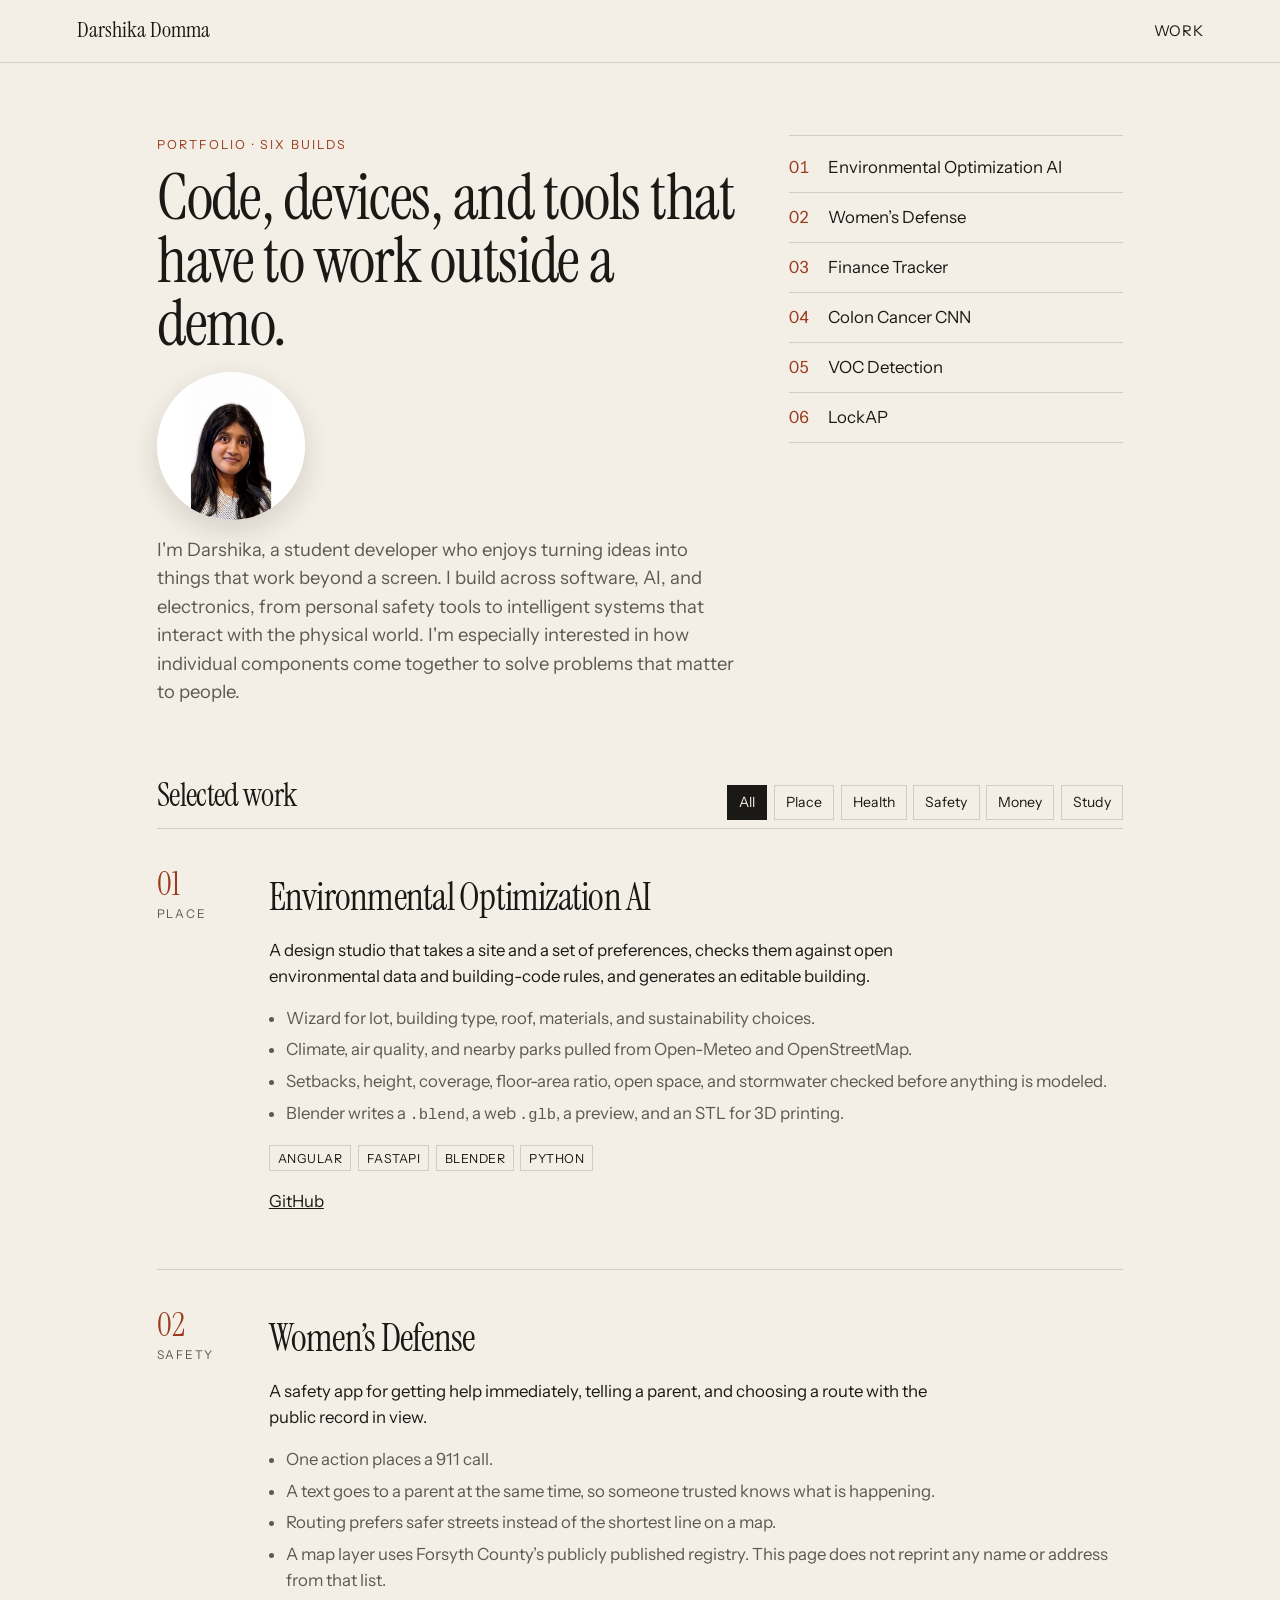
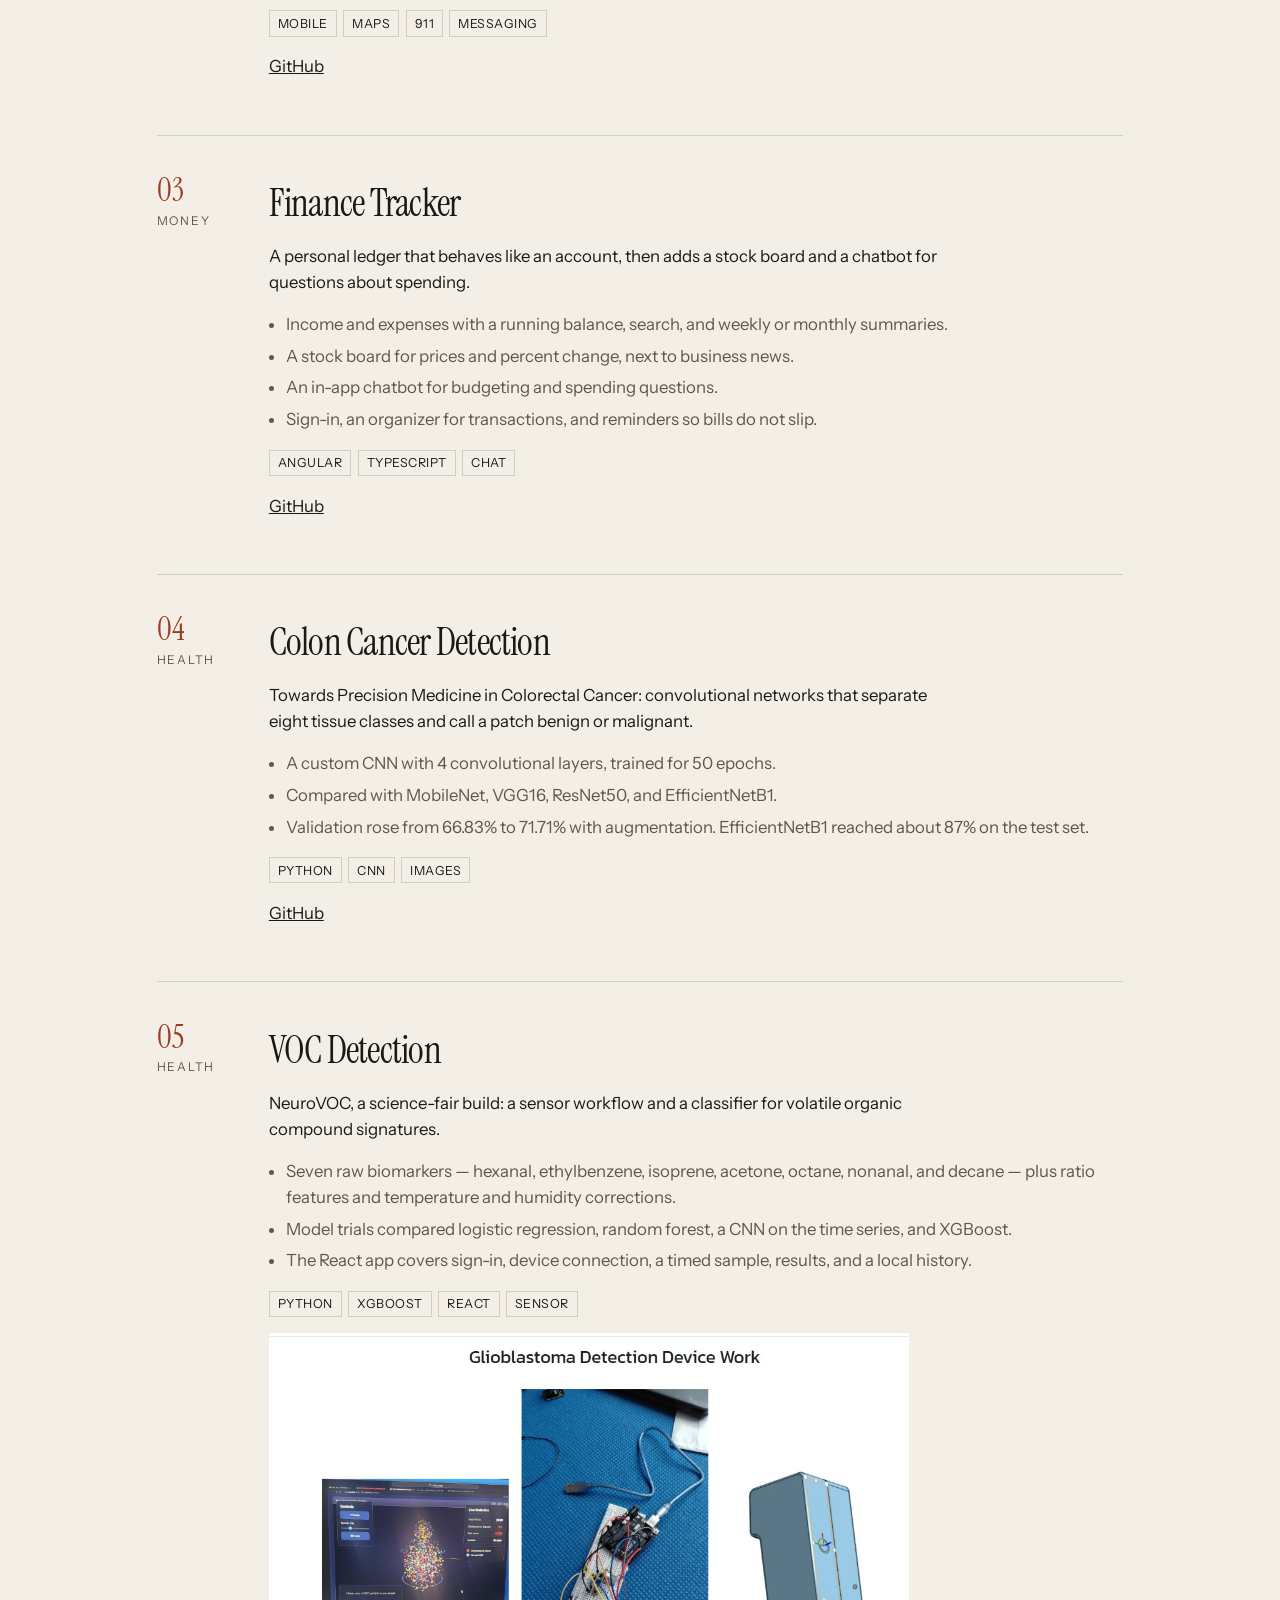
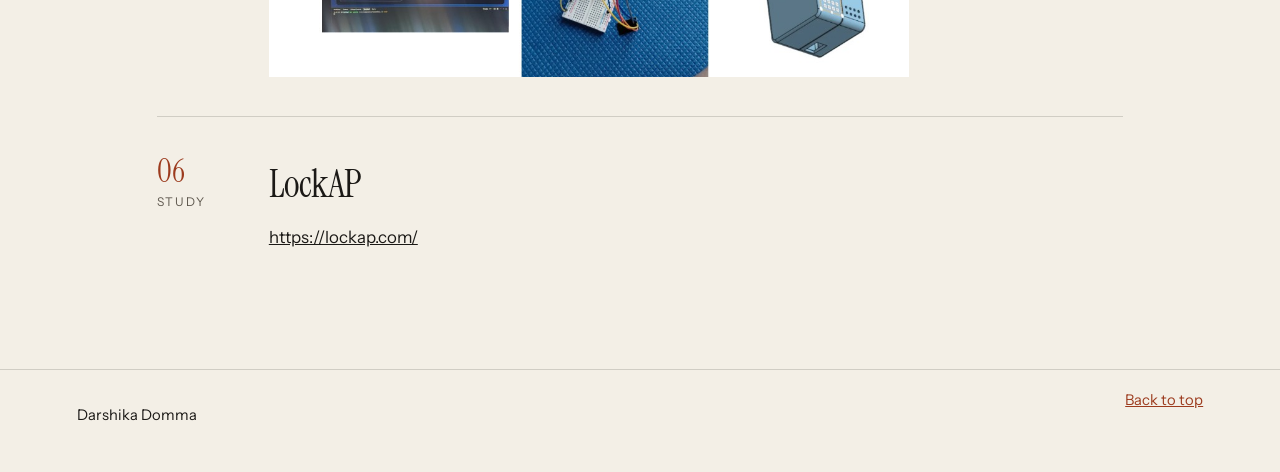
<file: index.html>
<!DOCTYPE html>
<html lang="en">
<head>
  <meta charset="utf-8">
  <meta name="viewport" content="width=device-width, initial-scale=1">
  <title>Darshika Domma — Portfolio</title>
  <meta name="description" content="Portfolio of Darshika Domma: infrastructure design, medical devices, safety software, finance, and machine learning.">
  <link rel="preconnect" href="https://fonts.googleapis.com">
  <link rel="preconnect" href="https://fonts.gstatic.com" crossorigin>
  <link href="https://fonts.googleapis.com/css2?family=Instrument+Sans:ital,wght@0,400;0,500;0,600;1,400&family=Instrument+Serif:ital@0;1&display=swap" rel="stylesheet">
  <link rel="stylesheet" href="styles.css">
  <link rel="icon" href="data:image/svg+xml,%3Csvg xmlns='http://www.w3.org/2000/svg' viewBox='0 0 32 32'%3E%3Crect fill='%231b1916' width='32' height='32'/%3E%3Ctext x='6' y='23' fill='%23f4f0e6' font-family='Georgia' font-size='18'%3ED%3C/text%3E%3C/svg%3E">
</head>
<body>
  <a class="skip" href="#work">Skip to work</a>

  <header class="site-header">
    <a class="wordmark" href="#top">Darshika Domma</a>
    <nav class="site-nav" aria-label="Page">
      <a href="#work">Work</a>
    </nav>
  </header>

  <main id="top">
    <section class="hero">
      <div class="hero-copy">
        <p class="kicker">Portfolio · six builds</p>
        <h1>Code, devices, and tools that have to work outside a demo.</h1>
        <img class="face" src="darshika-face.jpg" alt="Darshika Domma">
        <p class="lede">I'm Darshika, a student developer who enjoys turning ideas into things that work beyond a screen. I build across software, AI, and electronics, from personal safety tools to intelligent systems that interact with the physical world. I'm especially interested in how individual components come together to solve problems that matter to people.</p>
      </div>
      <ol class="contents">
        <li><a href="#infra"><span>01</span> Environmental Optimization AI</a></li>
        <li><a href="#defense"><span>02</span> Women’s Defense</a></li>
        <li><a href="#finance"><span>03</span> Finance Tracker</a></li>
        <li><a href="#colon"><span>04</span> Colon Cancer CNN</a></li>
        <li><a href="#voc"><span>05</span> VOC Detection</a></li>
        <li><a href="#lockap"><span>06</span> LockAP</a></li>
      </ol>
    </section>

    <section id="work" class="work">
      <div class="work-bar">
        <h2>Selected work</h2>
        <div class="filters" role="group" aria-label="Filter projects">
          <button type="button" class="is-active" data-filter="all">All</button>
          <button type="button" data-filter="place">Place</button>
          <button type="button" data-filter="health">Health</button>
          <button type="button" data-filter="safety">Safety</button>
          <button type="button" data-filter="money">Money</button>
          <button type="button" data-filter="study">Study</button>
        </div>
      </div>

      <article class="case" id="infra" data-domain="place">
        <div class="case-meta">
          <p class="num">01</p>
          <p class="domain">Place</p>
        </div>
        <div class="case-body">
          <h3>Environmental Optimization AI</h3>
          <p class="summary">A design studio that takes a site and a set of preferences, checks them against open environmental data and building-code rules, and generates an editable building.</p>
          <ul>
            <li>Wizard for lot, building type, roof, materials, and sustainability choices.</li>
            <li>Climate, air quality, and nearby parks pulled from Open-Meteo and OpenStreetMap.</li>
            <li>Setbacks, height, coverage, floor-area ratio, open space, and stormwater checked before anything is modeled.</li>
            <li>Blender writes a <code>.blend</code>, a web <code>.glb</code>, a preview, and an STL for 3D printing.</li>
          </ul>
          <p class="stack"><span>Angular</span><span>FastAPI</span><span>Blender</span><span>Python</span></p>
          <p><a href="https://github.com/d-domma/eco-infra-studio">GitHub</a></p>
        </div>
      </article>

      <article class="case" id="defense" data-domain="safety">
        <div class="case-meta">
          <p class="num">02</p>
          <p class="domain">Safety</p>
        </div>
        <div class="case-body">
          <h3>Women’s Defense</h3>
          <p class="summary">A safety app for getting help immediately, telling a parent, and choosing a route with the public record in view.</p>
          <ul>
            <li>One action places a 911 call.</li>
            <li>A text goes to a parent at the same time, so someone trusted knows what is happening.</li>
            <li>Routing prefers safer streets instead of the shortest line on a map.</li>
            <li>A map layer uses Forsyth County’s publicly published registry. This page does not reprint any name or address from that list.</li>
          </ul>
          <p class="stack"><span>Mobile</span><span>Maps</span><span>911</span><span>Messaging</span></p>
          <p><a href="https://github.com/d-domma/womens-defense">GitHub</a></p>
        </div>
      </article>

      <article class="case" id="finance" data-domain="money">
        <div class="case-meta">
          <p class="num">03</p>
          <p class="domain">Money</p>
        </div>
        <div class="case-body">
          <h3>Finance Tracker</h3>
          <p class="summary">A personal ledger that behaves like an account, then adds a stock board and a chatbot for questions about spending.</p>
          <ul>
            <li>Income and expenses with a running balance, search, and weekly or monthly summaries.</li>
            <li>A stock board for prices and percent change, next to business news.</li>
            <li>An in-app chatbot for budgeting and spending questions.</li>
            <li>Sign-in, an organizer for transactions, and reminders so bills do not slip.</li>
          </ul>
          <p class="stack"><span>Angular</span><span>TypeScript</span><span>Chat</span></p>
          <p><a href="https://github.com/d-domma/finance-tracker">GitHub</a></p>
        </div>
      </article>

      <article class="case" id="colon" data-domain="health">
        <div class="case-meta">
          <p class="num">04</p>
          <p class="domain">Health</p>
        </div>
        <div class="case-body">
          <h3>Colon Cancer Detection</h3>
          <p class="summary">Towards Precision Medicine in Colorectal Cancer: convolutional networks that separate eight tissue classes and call a patch benign or malignant.</p>
          <ul>
            <li>A custom CNN with 4 convolutional layers, trained for 50 epochs.</li>
            <li>Compared with MobileNet, VGG16, ResNet50, and EfficientNetB1.</li>
            <li>Validation rose from 66.83% to 71.71% with augmentation. EfficientNetB1 reached about 87% on the test set.</li>
          </ul>
          <p class="stack"><span>Python</span><span>CNN</span><span>Images</span></p>
          <p><a href="https://github.com/d-domma/colon-cancer-cnn">GitHub</a></p>
        </div>
      </article>

      <article class="case" id="voc" data-domain="health">
        <div class="case-meta">
          <p class="num">05</p>
          <p class="domain">Health</p>
        </div>
        <div class="case-body">
          <h3>VOC Detection</h3>
          <p class="summary">NeuroVOC, a science-fair build: a sensor workflow and a classifier for volatile organic compound signatures.</p>
          <ul>
            <li>Seven raw biomarkers — hexanal, ethylbenzene, isoprene, acetone, octane, nonanal, and decane — plus ratio features and temperature and humidity corrections.</li>
            <li>Model trials compared logistic regression, random forest, a CNN on the time series, and XGBoost.</li>
            <li>The React app covers sign-in, device connection, a timed sample, results, and a local history.</li>
          </ul>
          <p class="stack"><span>Python</span><span>XGBoost</span><span>React</span><span>Sensor</span></p>
          <img class="work-photo" src="voc-device.png" alt="Glioblastoma detection device: the VOC simulation, the sensor board, and the enclosure">
        </div>
      </article>

      <article class="case" id="lockap" data-domain="study">
        <div class="case-meta">
          <p class="num">06</p>
          <p class="domain">Study</p>
        </div>
        <div class="case-body">
          <h3>LockAP</h3>
          <p class="summary"><a href="https://lockap.com/">https://lockap.com/</a></p>
        </div>
      </article>

      <p class="empty" hidden>Nothing in this group. Choose All to see every project.</p>
    </section>
  </main>

  <footer class="site-footer">
    <p>Darshika Domma</p>
    <a href="#top">Back to top</a>
  </footer>

  <script src="site.js"></script>
</body>
</html>
</file>
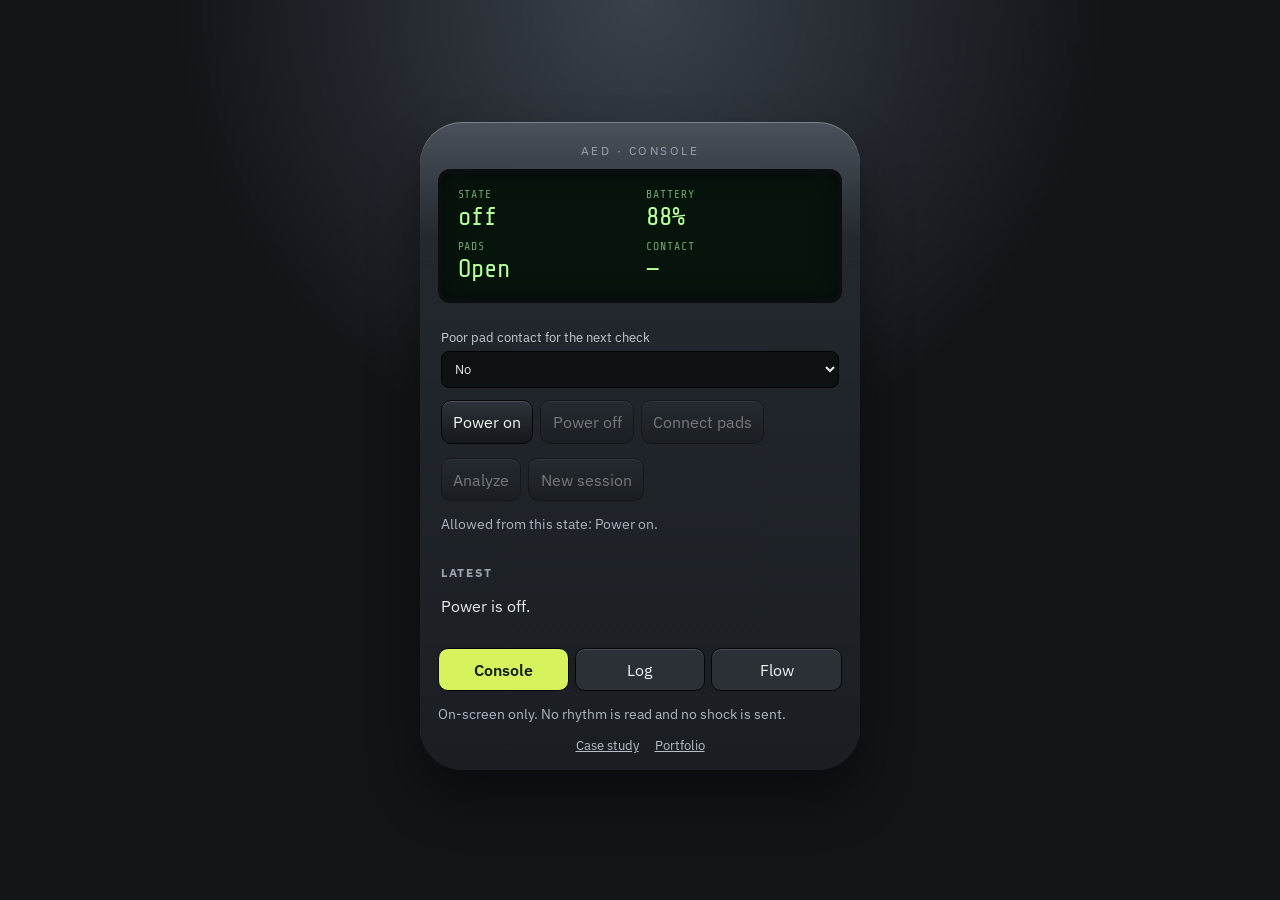
<file: projects/aed/index.html>
<!DOCTYPE html>
<html lang="en">
<head>
  <meta charset="utf-8">
  <meta name="viewport" content="width=device-width, initial-scale=1">
  <title>Automatic AED</title>
  <link rel="preconnect" href="https://fonts.googleapis.com">
  <link rel="preconnect" href="https://fonts.gstatic.com" crossorigin>
  <link href="https://fonts.googleapis.com/css2?family=IBM+Plex+Sans:wght@400;500&family=Share+Tech+Mono&display=swap" rel="stylesheet">
  <link rel="stylesheet" href="../base.css">
  <link rel="stylesheet" href="site.css">
</head>
<body>
  <div class="unit">
    <p class="model">AED · console</p>
    <div id="app"></div>
    <nav class="tabs" id="tabs" aria-label="Device"></nav>
    <p class="fine">On-screen only. No rhythm is read and no shock is sent.</p>
    <p class="links"><a href="../../work/aed.html">Case study</a><a href="../../index.html">Portfolio</a></p>
  </div>
  <script src="../ui.js"></script>
  <script src="app.js"></script>
</body>
</html>
</file>
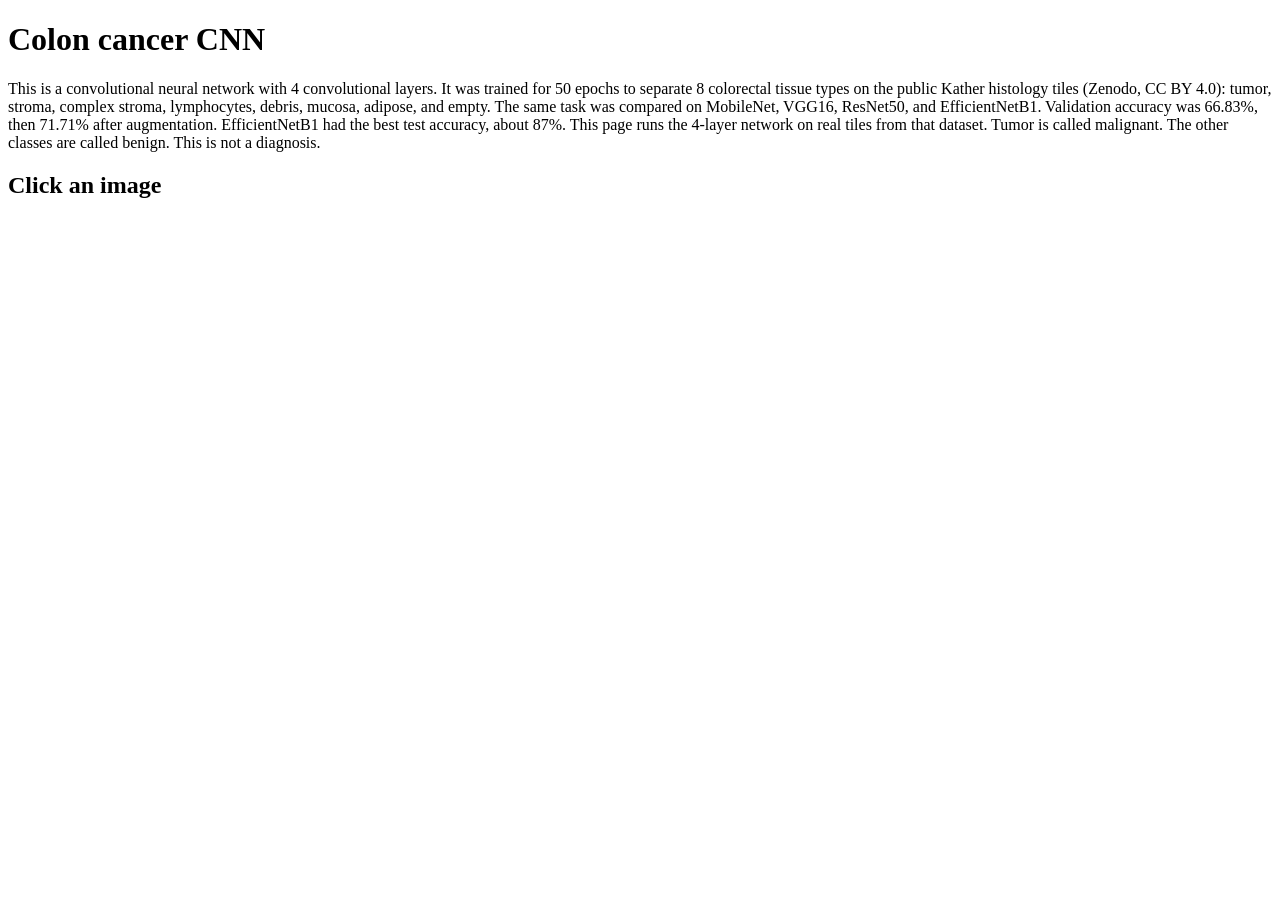
<file: projects/colon/index.html>
<!DOCTYPE html>
<html lang="en">
<head>
  <meta charset="utf-8">
  <meta name="viewport" content="width=device-width, initial-scale=1">
  <title>Colon cancer CNN</title>
</head>
<body>
  <h1>Colon cancer CNN</h1>
  <p>This is a convolutional neural network with 4 convolutional layers. It was trained for 50 epochs to separate 8 colorectal tissue types on the public Kather histology tiles (Zenodo, CC BY 4.0): tumor, stroma, complex stroma, lymphocytes, debris, mucosa, adipose, and empty. The same task was compared on MobileNet, VGG16, ResNet50, and EfficientNetB1. Validation accuracy was 66.83%, then 71.71% after augmentation. EfficientNetB1 had the best test accuracy, about 87%. This page runs the 4-layer network on real tiles from that dataset. Tumor is called malignant. The other classes are called benign. This is not a diagnosis.</p>
  <div id="samples"></div>
  <h2 id="call">Click an image</h2>
  <p id="detail"></p>
  <ul id="scores"></ul>
  <script src="engine.js"></script>
  <script src="app.js"></script>
</body>
</html>
</file>
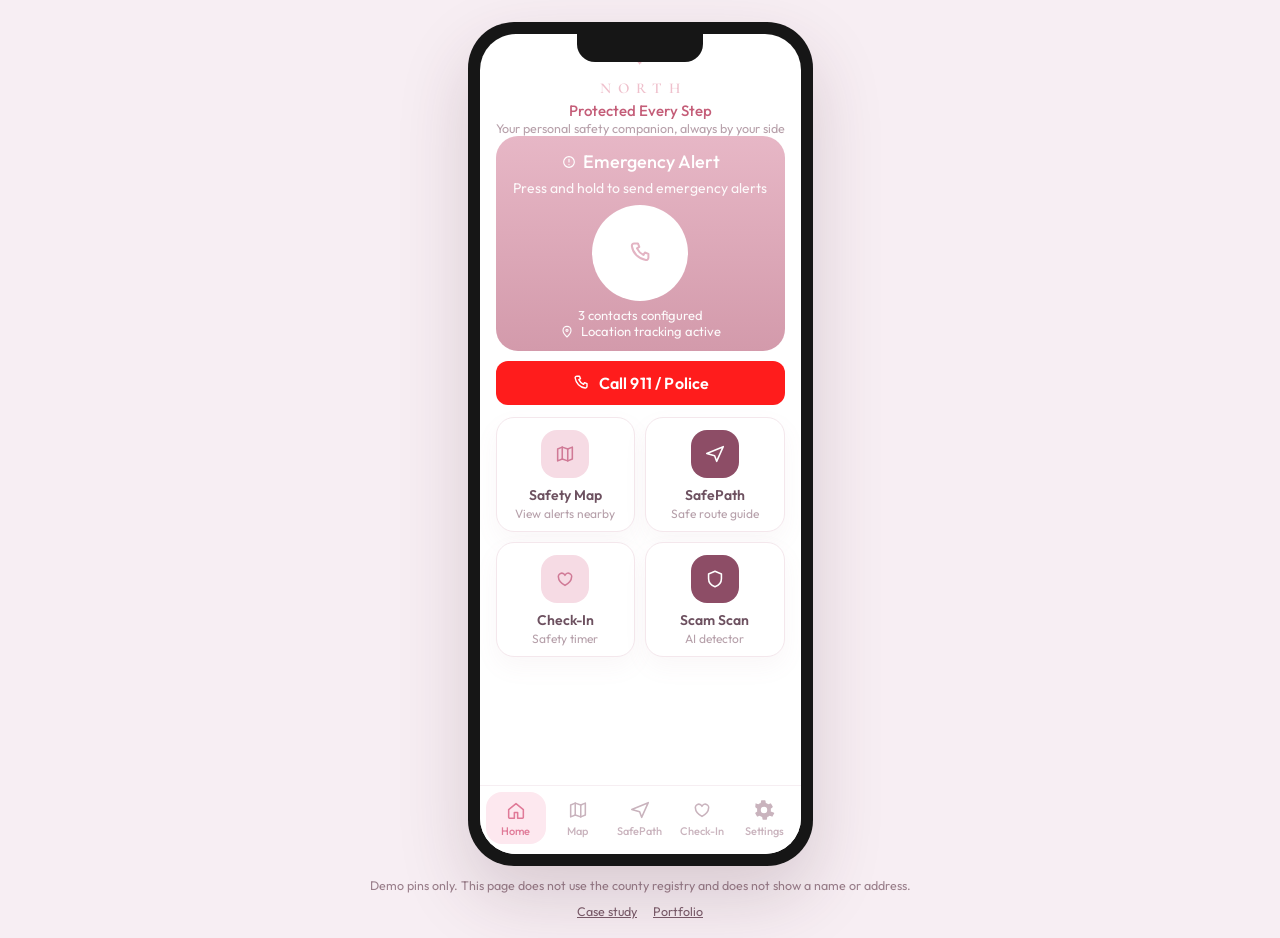
<file: projects/defense/index.html>
<!DOCTYPE html>
<html lang="en">
<head>
  <meta charset="utf-8">
  <meta name="viewport" content="width=device-width, initial-scale=1">
  <title>Women's Defense</title>
  <link rel="preconnect" href="https://fonts.googleapis.com">
  <link rel="preconnect" href="https://fonts.gstatic.com" crossorigin>
  <link href="https://fonts.googleapis.com/css2?family=Cormorant+Garamond:wght@500;600&family=Outfit:wght@400;500;600&display=swap" rel="stylesheet">
  <link rel="stylesheet" href="../base.css">
  <link rel="stylesheet" href="site.css">
</head>
<body>
  <div class="stage">
    <div class="phone" id="phone">
      <div class="notch" aria-hidden="true"></div>
      <div class="shell">
        <header class="brand">
          <svg viewBox="0 0 24 16" aria-hidden="true"><path d="M12 1.2c.4 1.6 1.2 2.6 2.4 3.2-1.6.2-2.6 1-3.2 2.4-.4-1.6-1.2-2.6-2.4-3.2C10.4 3.4 11.4 2.6 12 1.2z"/></svg>
          <span>NORTH</span>
        </header>
        <div class="screen" id="app"></div>
        <nav class="tabs" id="tabs" aria-label="App"></nav>
      </div>
    </div>
  </div>
  <p class="fine">Demo pins only. This page does not use the county registry and does not show a name or address.</p>
  <p class="links"><a href="../../work/defense.html">Case study</a><a href="../../index.html">Portfolio</a></p>
  <script src="../ui.js"></script>
  <script src="app.js"></script>
</body>
</html>
</file>
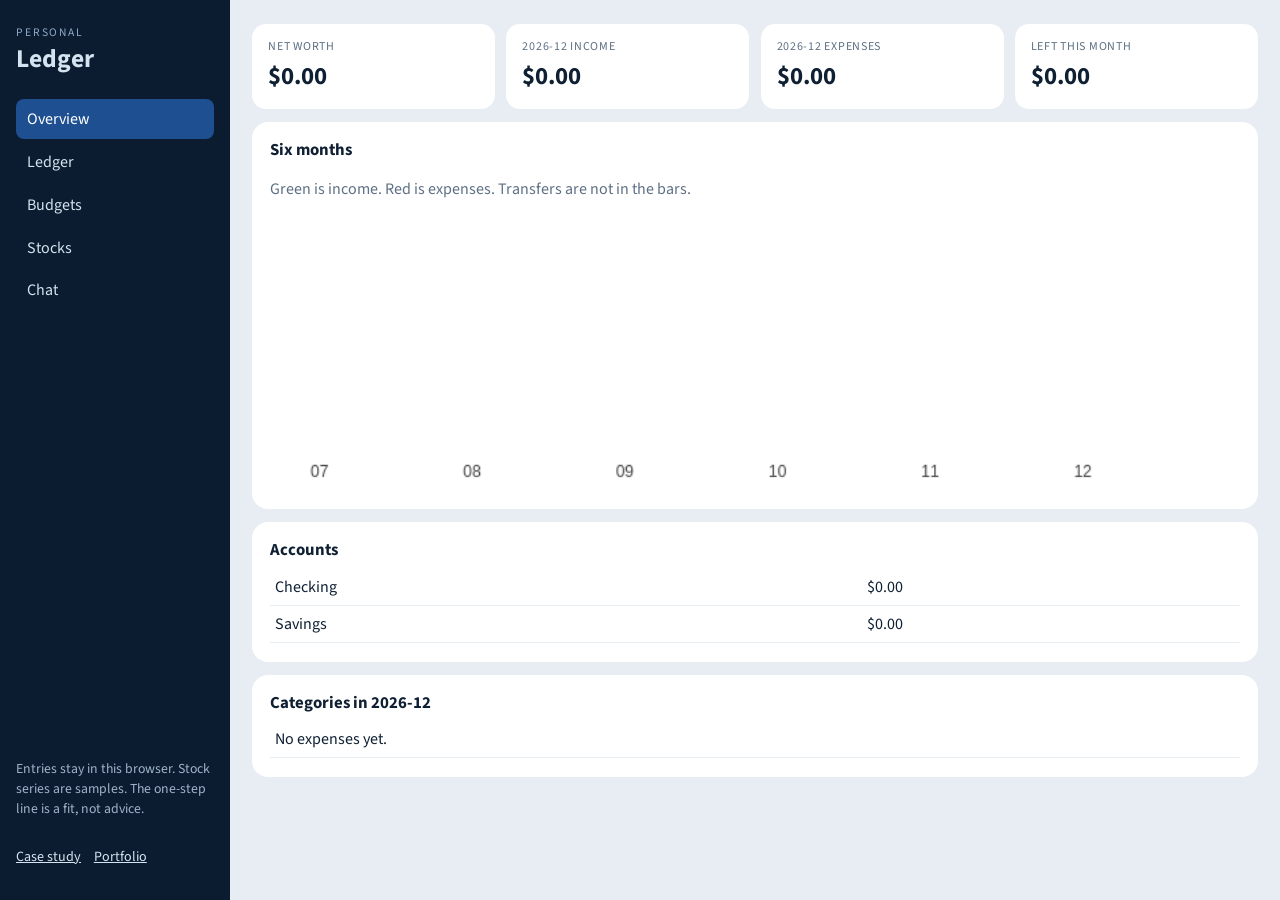
<file: projects/finance/index.html>
<!DOCTYPE html>
<html lang="en">
<head>
  <meta charset="utf-8">
  <meta name="viewport" content="width=device-width, initial-scale=1">
  <title>Finance Tracker</title>
  <link rel="preconnect" href="https://fonts.googleapis.com">
  <link rel="preconnect" href="https://fonts.gstatic.com" crossorigin>
  <link href="https://fonts.googleapis.com/css2?family=Source+Sans+3:wght@400;600;700&display=swap" rel="stylesheet">
  <link rel="stylesheet" href="../base.css">
  <link rel="stylesheet" href="site.css">
</head>
<body>
  <div class="shell">
    <aside>
      <p class="kicker">Personal</p>
      <strong>Ledger</strong>
      <nav class="tabs" id="tabs" aria-label="Ledger"></nav>
      <p class="note">Entries stay in this browser. Stock series are samples. The one-step line is a fit, not advice.</p>
      <p class="links"><a href="../../work/finance.html">Case study</a><a href="../../index.html">Portfolio</a></p>
    </aside>
    <main id="app"></main>
  </div>
  <script src="../ui.js"></script>
  <script src="app.js"></script>
</body>
</html>
</file>
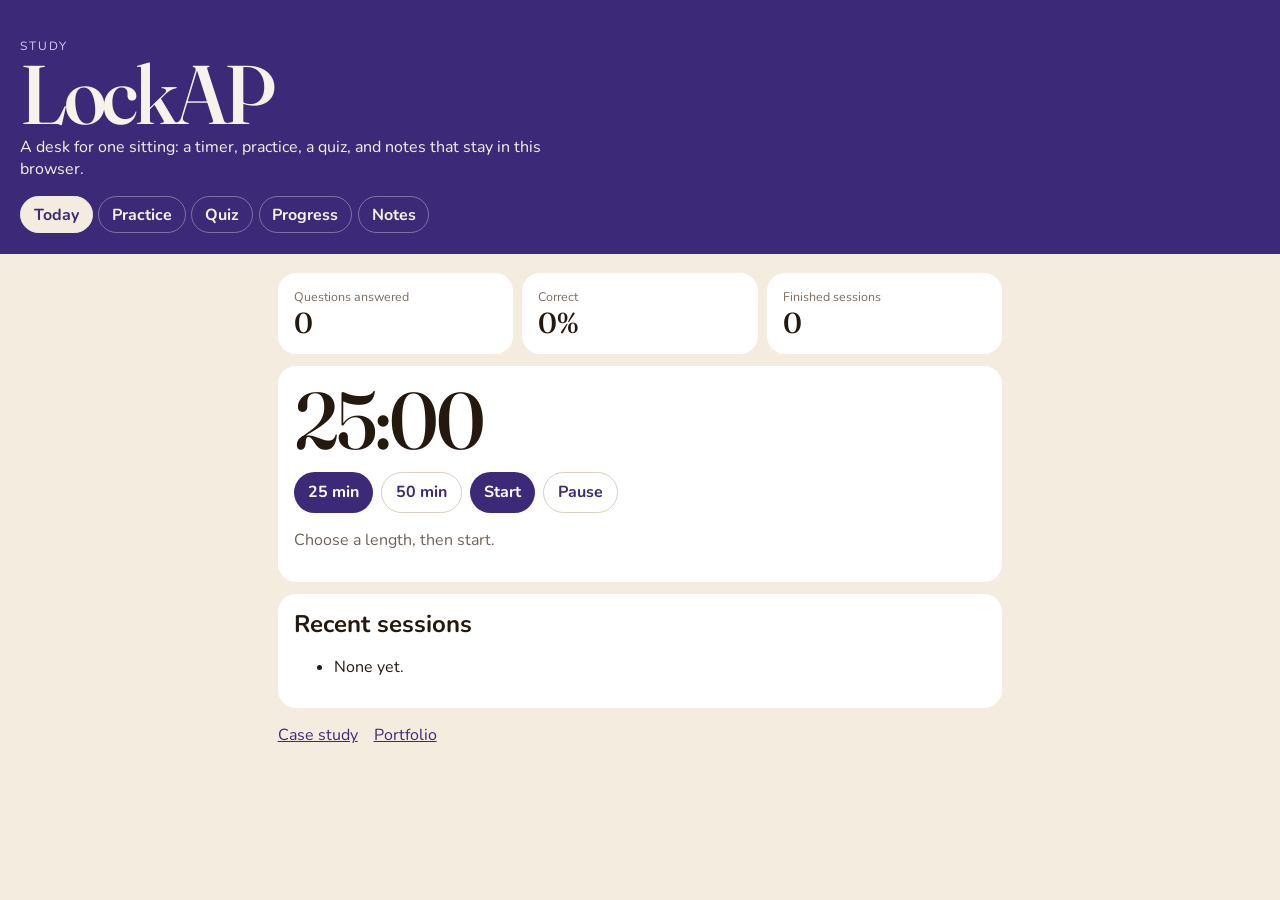
<file: projects/lockap/index.html>
<!DOCTYPE html>
<html lang="en">
<head>
  <meta charset="utf-8">
  <meta name="viewport" content="width=device-width, initial-scale=1">
  <title>LockAP</title>
  <link rel="preconnect" href="https://fonts.googleapis.com">
  <link rel="preconnect" href="https://fonts.gstatic.com" crossorigin>
  <link href="https://fonts.googleapis.com/css2?family=Fraunces:opsz,wght@9..144,500&family=Nunito:wght@400;700&display=swap" rel="stylesheet">
  <link rel="stylesheet" href="../base.css">
  <link rel="stylesheet" href="site.css">
</head>
<body>
  <header class="band">
    <p class="kicker">Study</p>
    <h1>LockAP</h1>
    <p>A desk for one sitting: a timer, practice, a quiz, and notes that stay in this browser.</p>
    <nav class="tabs" id="tabs" aria-label="Study"></nav>
  </header>
  <main>
    <div id="app"></div>
    <p class="links"><a href="../../work/lockap.html">Case study</a><a href="../../index.html">Portfolio</a></p>
  </main>
  <script src="../ui.js"></script>
  <script src="app.js"></script>
</body>
</html>
</file>
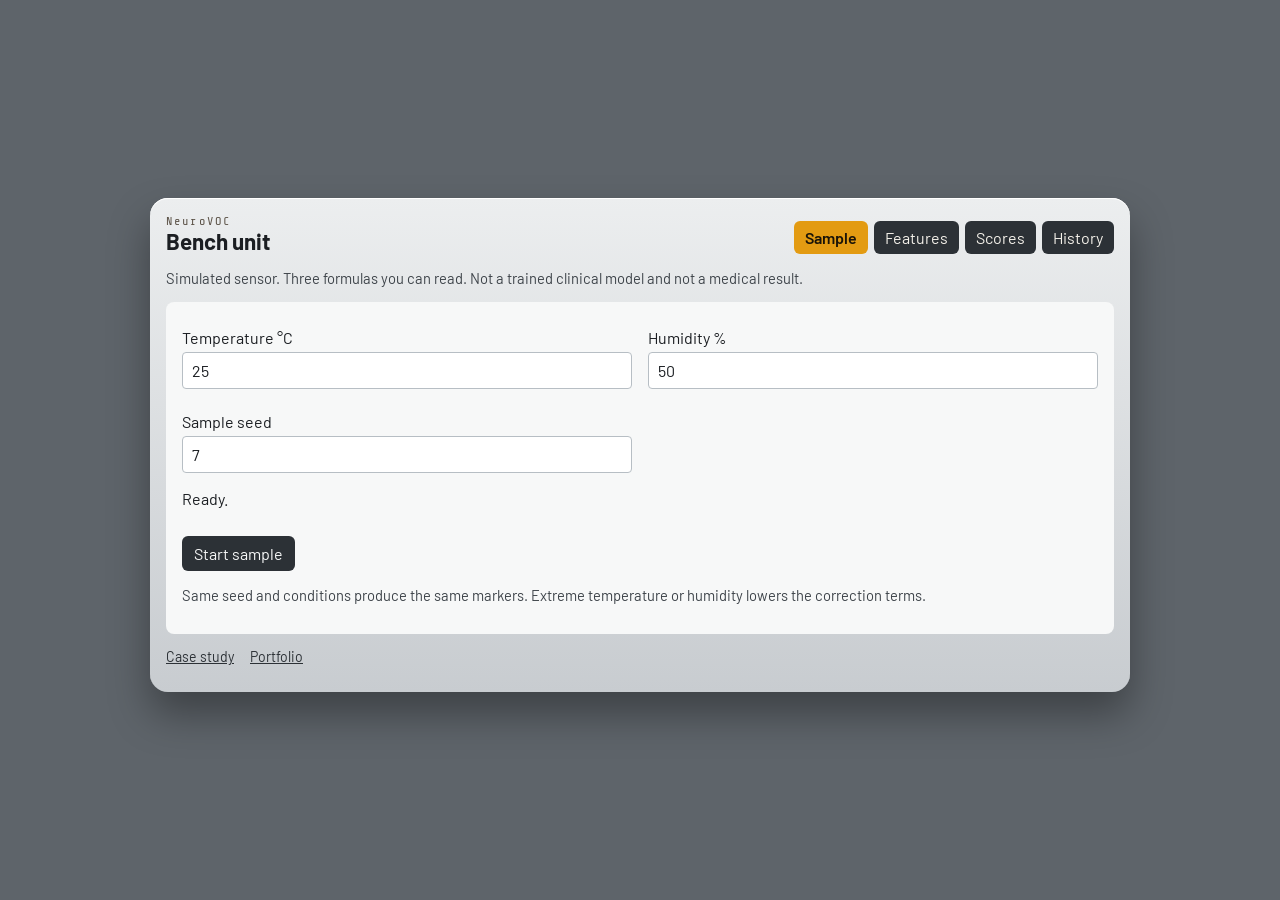
<file: projects/voc/index.html>
<!DOCTYPE html>
<html lang="en">
<head>
  <meta charset="utf-8">
  <meta name="viewport" content="width=device-width, initial-scale=1">
  <title>VOC Detection</title>
  <link rel="preconnect" href="https://fonts.googleapis.com">
  <link rel="preconnect" href="https://fonts.gstatic.com" crossorigin>
  <link href="https://fonts.googleapis.com/css2?family=Barlow:wght@400;600&family=Share+Tech+Mono&display=swap" rel="stylesheet">
  <link rel="stylesheet" href="../base.css">
  <link rel="stylesheet" href="site.css">
</head>
<body>
  <section class="panel">
    <header class="panel-top">
      <div>
        <p class="kicker">NeuroVOC</p>
        <strong>Bench unit</strong>
      </div>
      <nav class="tabs" id="tabs" aria-label="Instrument"></nav>
    </header>
    <p class="note">Simulated sensor. Three formulas you can read. Not a trained clinical model and not a medical result.</p>
    <div id="app"></div>
    <p class="links"><a href="../../work/voc.html">Case study</a><a href="../../index.html">Portfolio</a></p>
  </section>
  <script src="../ui.js"></script>
  <script src="app.js"></script>
</body>
</html>
</file>
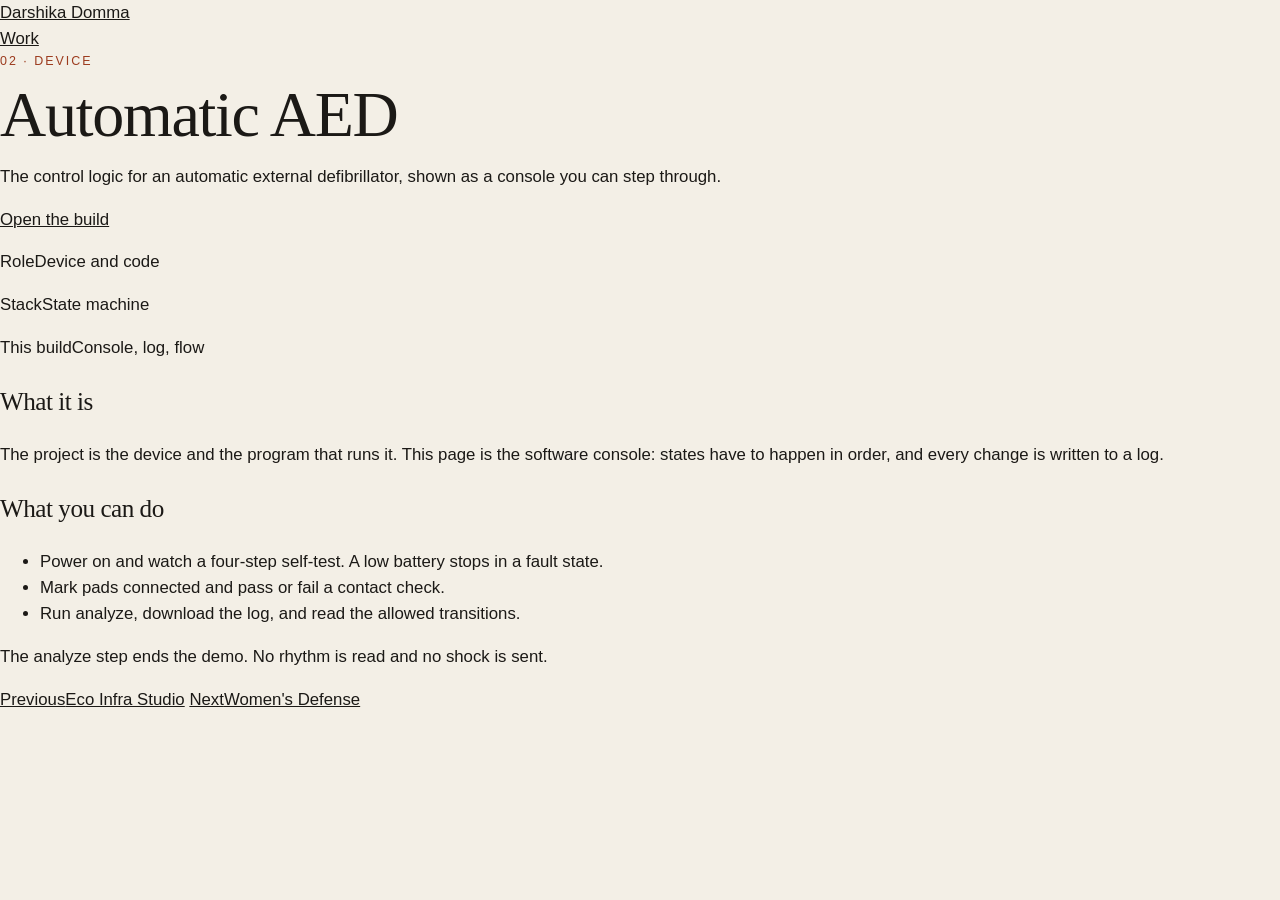
<file: work/aed.html>
<!DOCTYPE html>
<html lang="en">
<head>
  <meta charset="utf-8">
  <meta name="viewport" content="width=device-width, initial-scale=1">
  <title>Automatic AED — Darshika Domma</title>
  <link rel="preconnect" href="https://fonts.googleapis.com">
  <link rel="preconnect" href="https://fonts.gstatic.com" crossorigin>
  <link href="https://fonts.googleapis.com/css2?family=Figtree:wght@400;500;600&family=Fraunces:opsz,wght@9..144,500&display=swap" rel="stylesheet">
  <link rel="stylesheet" href="../styles.css">
</head>
<body class="doc">
  <header class="bar">
    <a class="logo" href="../index.html">Darshika Domma</a>
    <nav class="trail" aria-label="Page"><a href="../index.html#work">Work</a></nav>
  </header>
  <main>
    <p class="kicker">02 · Device</p>
    <h1>Automatic AED</h1>
    <p class="deck">The control logic for an automatic external defibrillator, shown as a console you can step through.</p>
    <a class="build" href="../projects/aed/index.html">Open the build</a>
    <div class="facts">
      <p><span>Role</span>Device and code</p>
      <p><span>Stack</span>State machine</p>
      <p><span>This build</span>Console, log, flow</p>
    </div>
    <h2>What it is</h2>
    <p>The project is the device and the program that runs it. This page is the software console: states have to happen in order, and every change is written to a log.</p>
    <h2>What you can do</h2>
    <ul>
      <li>Power on and watch a four-step self-test. A low battery stops in a fault state.</li>
      <li>Mark pads connected and pass or fail a contact check.</li>
      <li>Run analyze, download the log, and read the allowed transitions.</li>
    </ul>
    <p>The analyze step ends the demo. No rhythm is read and no shock is sent.</p>
    <nav class="pager" aria-label="Projects">
      <a href="infra.html"><span>Previous</span>Eco Infra Studio</a>
      <a href="defense.html"><span>Next</span>Women's Defense</a>
    </nav>
  </main>
</body>
</html>
</file>
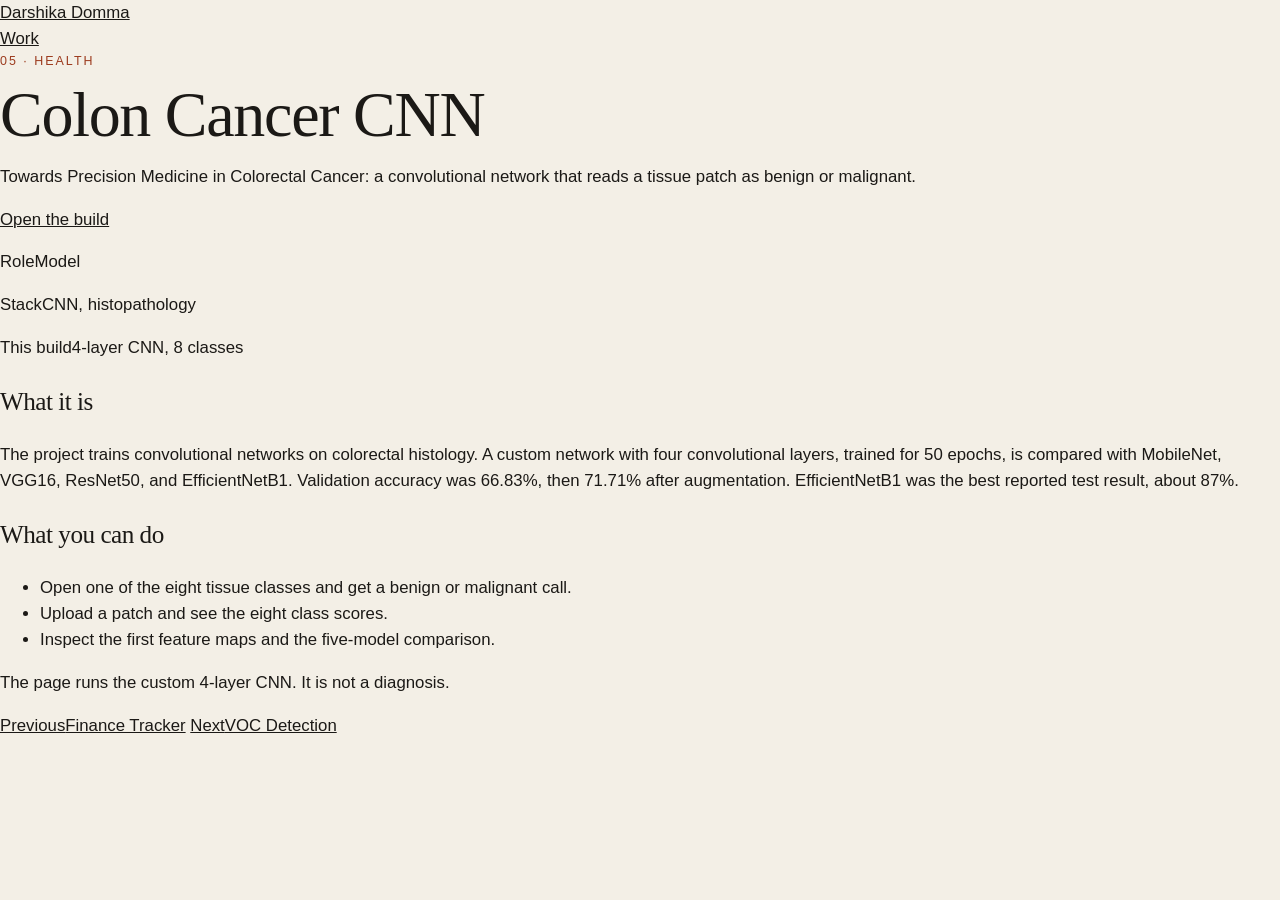
<file: work/colon.html>
<!DOCTYPE html>
<html lang="en">
<head>
  <meta charset="utf-8">
  <meta name="viewport" content="width=device-width, initial-scale=1">
  <title>Colon Cancer CNN — Darshika Domma</title>
  <link rel="preconnect" href="https://fonts.googleapis.com">
  <link rel="preconnect" href="https://fonts.gstatic.com" crossorigin>
  <link href="https://fonts.googleapis.com/css2?family=Figtree:wght@400;500;600&family=Fraunces:opsz,wght@9..144,500&display=swap" rel="stylesheet">
  <link rel="stylesheet" href="../styles.css">
</head>
<body class="doc">
  <header class="bar">
    <a class="logo" href="../index.html">Darshika Domma</a>
    <nav class="trail" aria-label="Page"><a href="../index.html#work">Work</a></nav>
  </header>
  <main>
    <p class="kicker">05 · Health</p>
    <h1>Colon Cancer CNN</h1>
    <p class="deck">Towards Precision Medicine in Colorectal Cancer: a convolutional network that reads a tissue patch as benign or malignant.</p>
    <a class="build" href="../projects/colon/index.html">Open the build</a>
    <div class="facts">
      <p><span>Role</span>Model</p>
      <p><span>Stack</span>CNN, histopathology</p>
      <p><span>This build</span>4-layer CNN, 8 classes</p>
    </div>
    <h2>What it is</h2>
    <p>The project trains convolutional networks on colorectal histology. A custom network with four convolutional layers, trained for 50 epochs, is compared with MobileNet, VGG16, ResNet50, and EfficientNetB1. Validation accuracy was 66.83%, then 71.71% after augmentation. EfficientNetB1 was the best reported test result, about 87%.</p>
    <h2>What you can do</h2>
    <ul>
      <li>Open one of the eight tissue classes and get a benign or malignant call.</li>
      <li>Upload a patch and see the eight class scores.</li>
      <li>Inspect the first feature maps and the five-model comparison.</li>
    </ul>
    <p>The page runs the custom 4-layer CNN. It is not a diagnosis.</p>
    <nav class="pager" aria-label="Projects">
      <a href="finance.html"><span>Previous</span>Finance Tracker</a>
      <a href="voc.html"><span>Next</span>VOC Detection</a>
    </nav>
  </main>
</body>
</html>
</file>
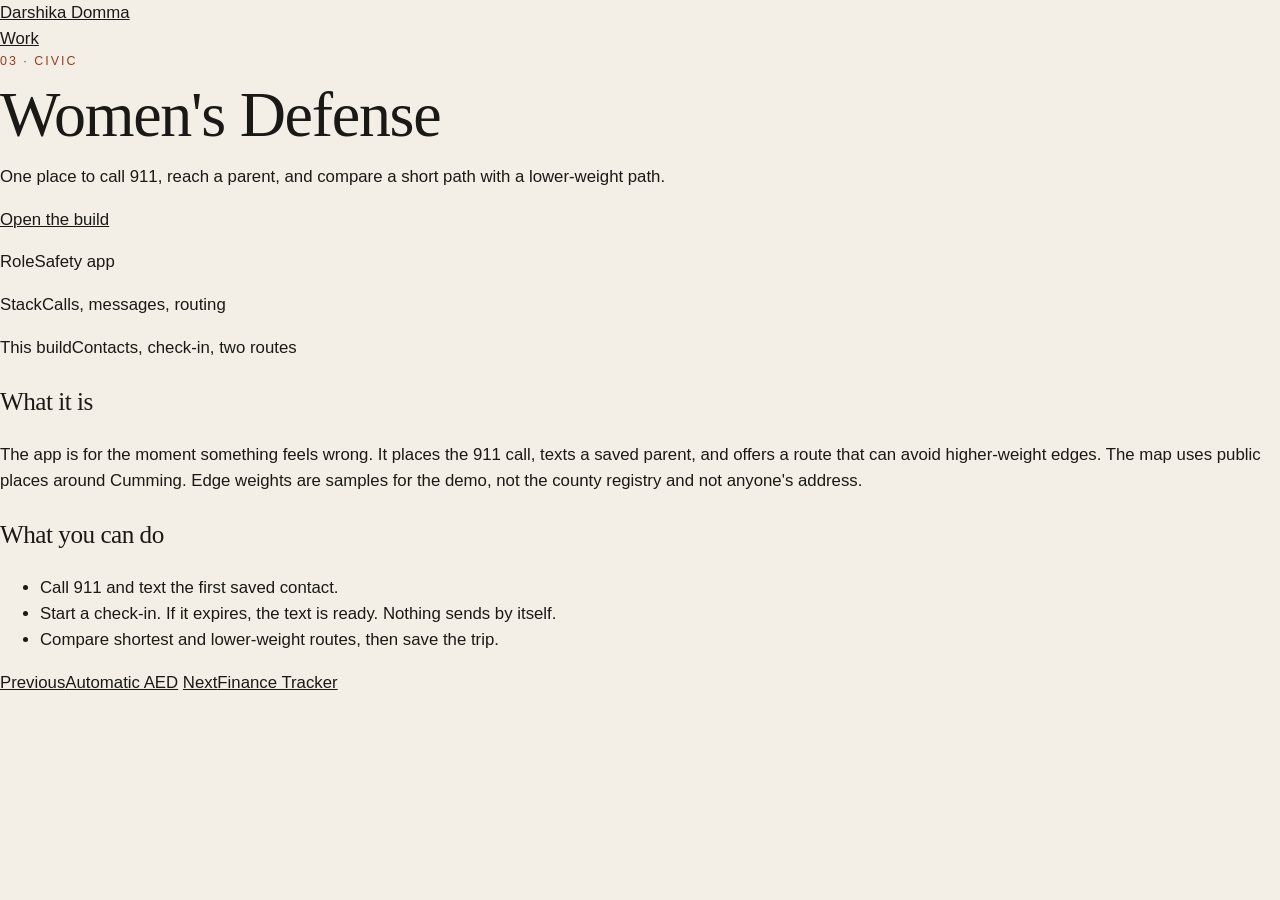
<file: work/defense.html>
<!DOCTYPE html>
<html lang="en">
<head>
  <meta charset="utf-8">
  <meta name="viewport" content="width=device-width, initial-scale=1">
  <title>Women's Defense — Darshika Domma</title>
  <link rel="preconnect" href="https://fonts.googleapis.com">
  <link rel="preconnect" href="https://fonts.gstatic.com" crossorigin>
  <link href="https://fonts.googleapis.com/css2?family=Figtree:wght@400;500;600&family=Fraunces:opsz,wght@9..144,500&display=swap" rel="stylesheet">
  <link rel="stylesheet" href="../styles.css">
</head>
<body class="doc">
  <header class="bar">
    <a class="logo" href="../index.html">Darshika Domma</a>
    <nav class="trail" aria-label="Page"><a href="../index.html#work">Work</a></nav>
  </header>
  <main>
    <p class="kicker">03 · Civic</p>
    <h1>Women's Defense</h1>
    <p class="deck">One place to call 911, reach a parent, and compare a short path with a lower-weight path.</p>
    <a class="build" href="../projects/defense/index.html">Open the build</a>
    <div class="facts">
      <p><span>Role</span>Safety app</p>
      <p><span>Stack</span>Calls, messages, routing</p>
      <p><span>This build</span>Contacts, check-in, two routes</p>
    </div>
    <h2>What it is</h2>
    <p>The app is for the moment something feels wrong. It places the 911 call, texts a saved parent, and offers a route that can avoid higher-weight edges. The map uses public places around Cumming. Edge weights are samples for the demo, not the county registry and not anyone's address.</p>
    <h2>What you can do</h2>
    <ul>
      <li>Call 911 and text the first saved contact.</li>
      <li>Start a check-in. If it expires, the text is ready. Nothing sends by itself.</li>
      <li>Compare shortest and lower-weight routes, then save the trip.</li>
    </ul>
    <nav class="pager" aria-label="Projects">
      <a href="aed.html"><span>Previous</span>Automatic AED</a>
      <a href="finance.html"><span>Next</span>Finance Tracker</a>
    </nav>
  </main>
</body>
</html>
</file>
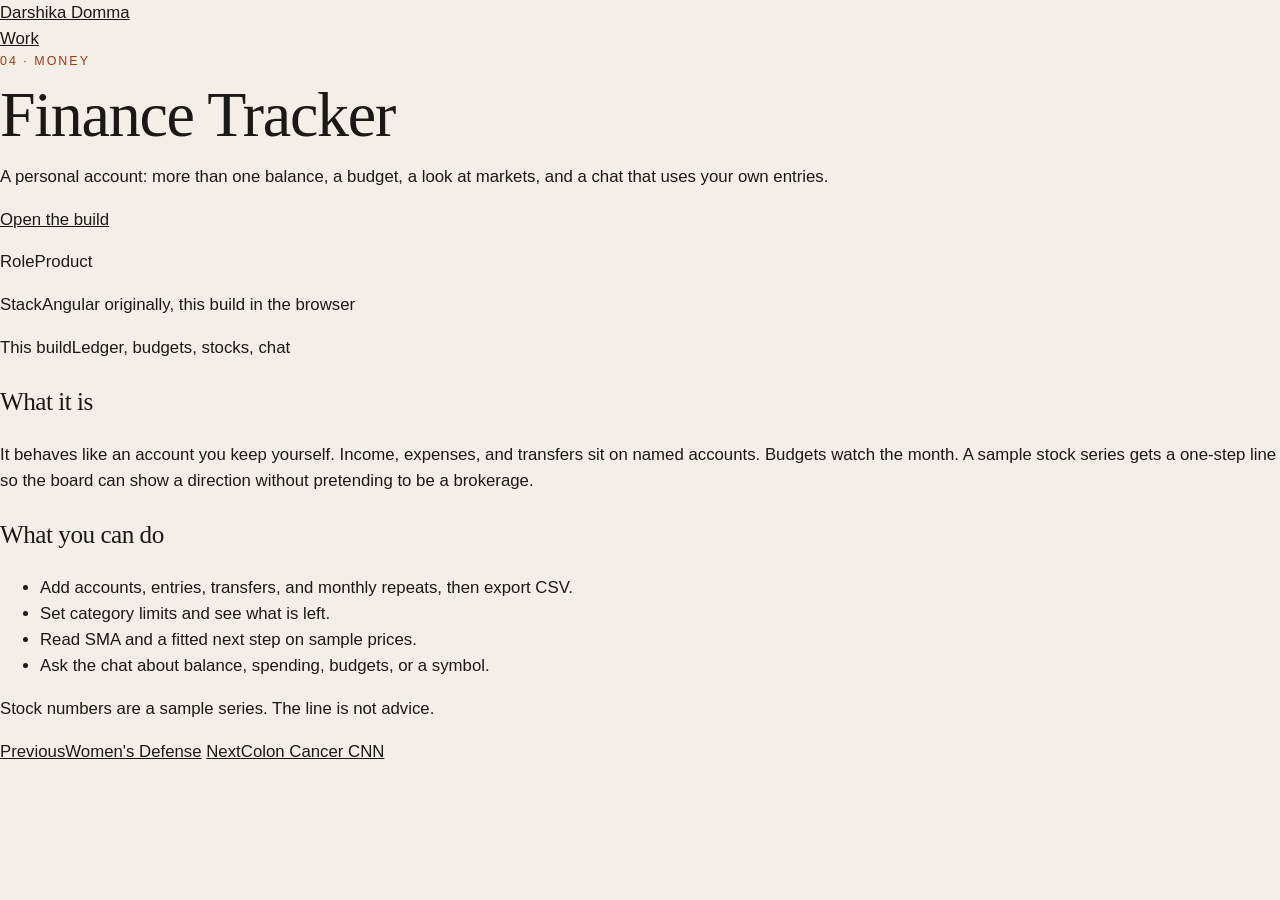
<file: work/finance.html>
<!DOCTYPE html>
<html lang="en">
<head>
  <meta charset="utf-8">
  <meta name="viewport" content="width=device-width, initial-scale=1">
  <title>Finance Tracker — Darshika Domma</title>
  <link rel="preconnect" href="https://fonts.googleapis.com">
  <link rel="preconnect" href="https://fonts.gstatic.com" crossorigin>
  <link href="https://fonts.googleapis.com/css2?family=Figtree:wght@400;500;600&family=Fraunces:opsz,wght@9..144,500&display=swap" rel="stylesheet">
  <link rel="stylesheet" href="../styles.css">
</head>
<body class="doc">
  <header class="bar">
    <a class="logo" href="../index.html">Darshika Domma</a>
    <nav class="trail" aria-label="Page"><a href="../index.html#work">Work</a></nav>
  </header>
  <main>
    <p class="kicker">04 · Money</p>
    <h1>Finance Tracker</h1>
    <p class="deck">A personal account: more than one balance, a budget, a look at markets, and a chat that uses your own entries.</p>
    <a class="build" href="../projects/finance/index.html">Open the build</a>
    <div class="facts">
      <p><span>Role</span>Product</p>
      <p><span>Stack</span>Angular originally, this build in the browser</p>
      <p><span>This build</span>Ledger, budgets, stocks, chat</p>
    </div>
    <h2>What it is</h2>
    <p>It behaves like an account you keep yourself. Income, expenses, and transfers sit on named accounts. Budgets watch the month. A sample stock series gets a one-step line so the board can show a direction without pretending to be a brokerage.</p>
    <h2>What you can do</h2>
    <ul>
      <li>Add accounts, entries, transfers, and monthly repeats, then export CSV.</li>
      <li>Set category limits and see what is left.</li>
      <li>Read SMA and a fitted next step on sample prices.</li>
      <li>Ask the chat about balance, spending, budgets, or a symbol.</li>
    </ul>
    <p>Stock numbers are a sample series. The line is not advice.</p>
    <nav class="pager" aria-label="Projects">
      <a href="defense.html"><span>Previous</span>Women's Defense</a>
      <a href="colon.html"><span>Next</span>Colon Cancer CNN</a>
    </nav>
  </main>
</body>
</html>
</file>
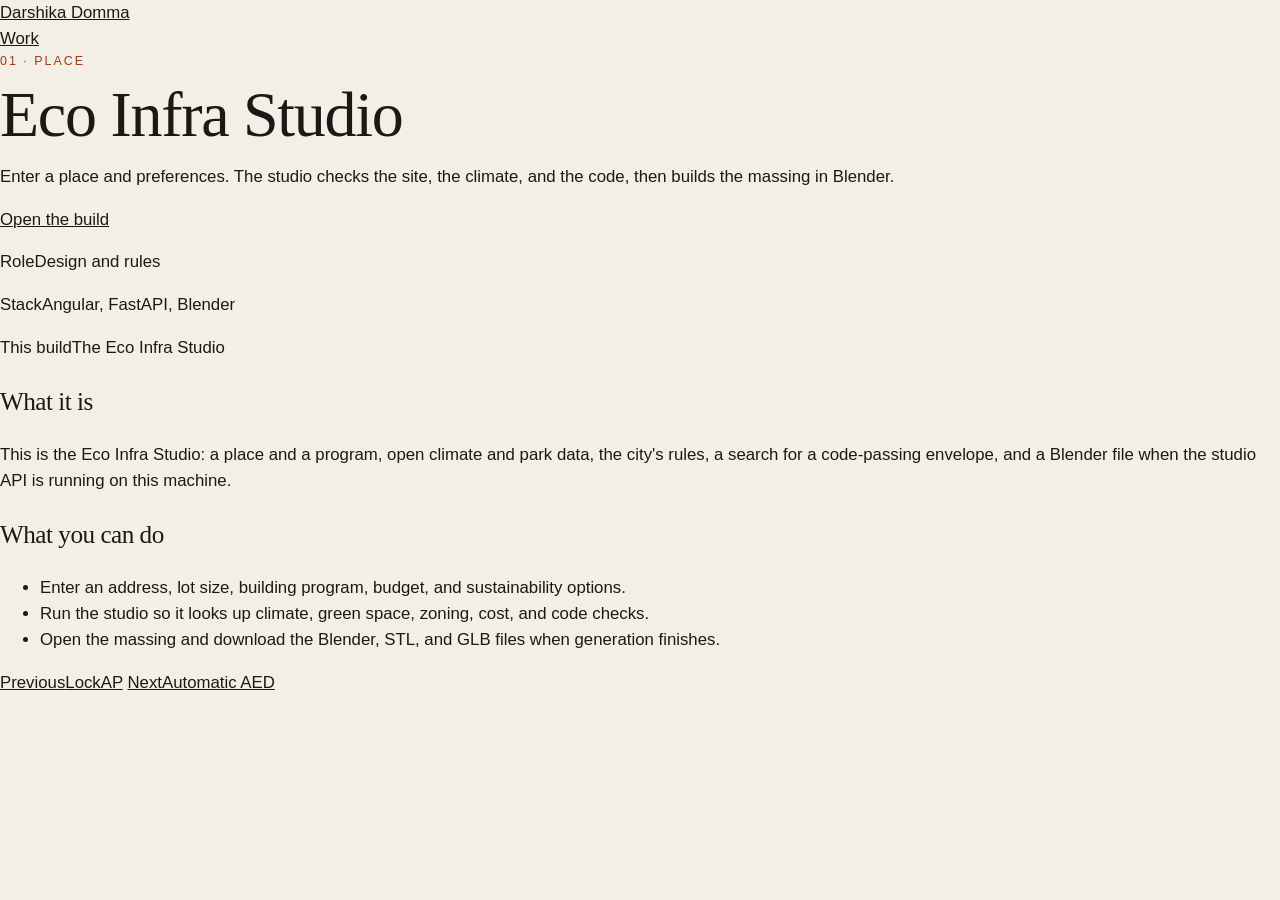
<file: work/infra.html>
<!DOCTYPE html>
<html lang="en">
<head>
  <meta charset="utf-8">
  <meta name="viewport" content="width=device-width, initial-scale=1">
  <title>Eco Infra Studio — Darshika Domma</title>
  <link rel="preconnect" href="https://fonts.googleapis.com">
  <link rel="preconnect" href="https://fonts.gstatic.com" crossorigin>
  <link href="https://fonts.googleapis.com/css2?family=Figtree:wght@400;500;600&family=Fraunces:opsz,wght@9..144,500&display=swap" rel="stylesheet">
  <link rel="stylesheet" href="../styles.css">
</head>
<body class="doc">
  <header class="bar">
    <a class="logo" href="../index.html">Darshika Domma</a>
    <nav class="trail" aria-label="Page"><a href="../index.html#work">Work</a></nav>
  </header>
  <main>
    <p class="kicker">01 · Place</p>
    <h1>Eco Infra Studio</h1>
    <p class="deck">Enter a place and preferences. The studio checks the site, the climate, and the code, then builds the massing in Blender.</p>
    <a class="build" href="../projects/infra/index.html">Open the build</a>
    <div class="facts">
      <p><span>Role</span>Design and rules</p>
      <p><span>Stack</span>Angular, FastAPI, Blender</p>
      <p><span>This build</span>The Eco Infra Studio</p>
    </div>
    <h2>What it is</h2>
    <p>This is the Eco Infra Studio: a place and a program, open climate and park data, the city's rules, a search for a code-passing envelope, and a Blender file when the studio API is running on this machine.</p>
    <h2>What you can do</h2>
    <ul>
      <li>Enter an address, lot size, building program, budget, and sustainability options.</li>
      <li>Run the studio so it looks up climate, green space, zoning, cost, and code checks.</li>
      <li>Open the massing and download the Blender, STL, and GLB files when generation finishes.</li>
    </ul>
    <nav class="pager" aria-label="Projects">
      <a href="lockap.html"><span>Previous</span>LockAP</a>
      <a href="aed.html"><span>Next</span>Automatic AED</a>
    </nav>
  </main>
</body>
</html>
</file>
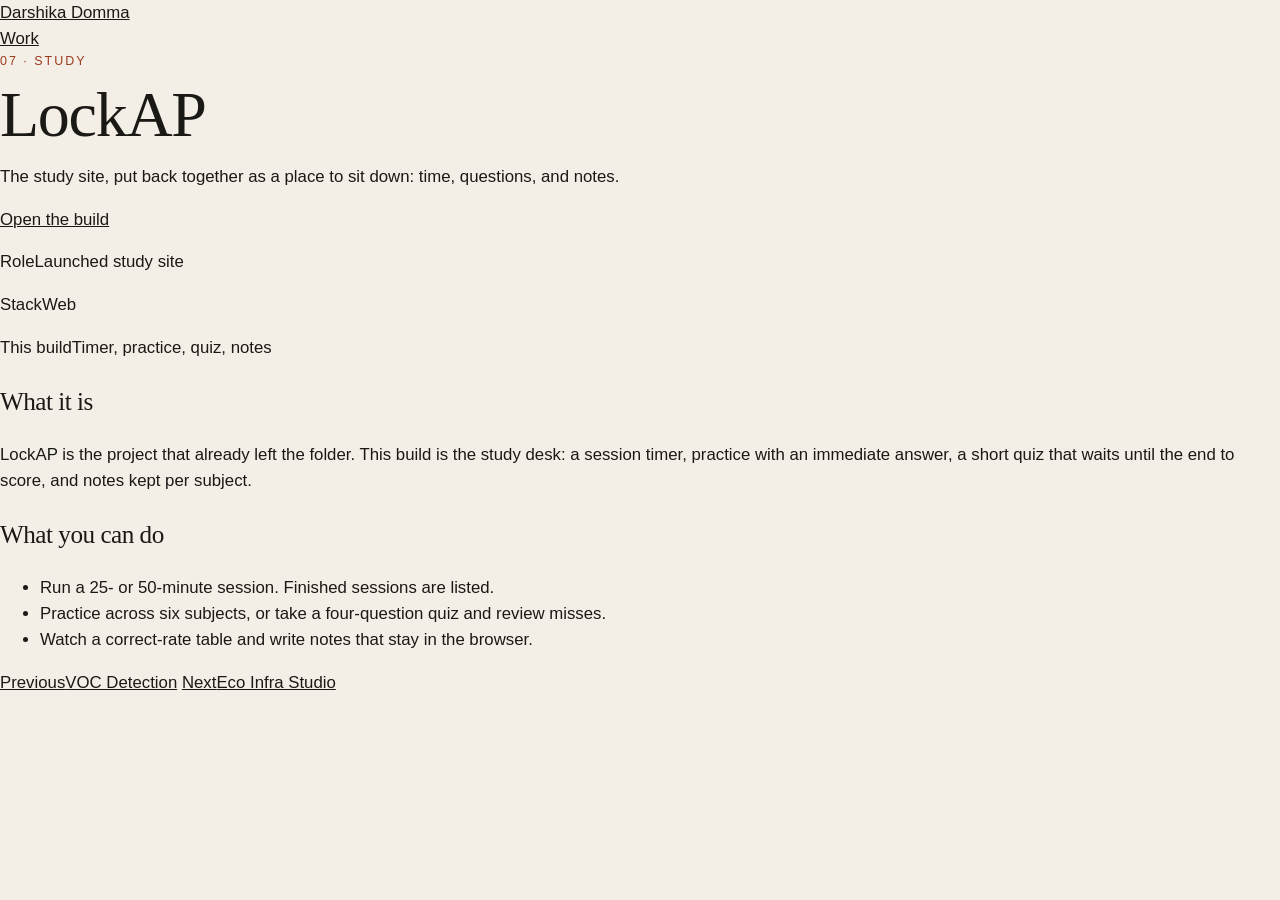
<file: work/lockap.html>
<!DOCTYPE html>
<html lang="en">
<head>
  <meta charset="utf-8">
  <meta name="viewport" content="width=device-width, initial-scale=1">
  <title>LockAP — Darshika Domma</title>
  <link rel="preconnect" href="https://fonts.googleapis.com">
  <link rel="preconnect" href="https://fonts.gstatic.com" crossorigin>
  <link href="https://fonts.googleapis.com/css2?family=Figtree:wght@400;500;600&family=Fraunces:opsz,wght@9..144,500&display=swap" rel="stylesheet">
  <link rel="stylesheet" href="../styles.css">
</head>
<body class="doc">
  <header class="bar">
    <a class="logo" href="../index.html">Darshika Domma</a>
    <nav class="trail" aria-label="Page"><a href="../index.html#work">Work</a></nav>
  </header>
  <main>
    <p class="kicker">07 · Study</p>
    <h1>LockAP</h1>
    <p class="deck">The study site, put back together as a place to sit down: time, questions, and notes.</p>
    <a class="build" href="../projects/lockap/index.html">Open the build</a>
    <div class="facts">
      <p><span>Role</span>Launched study site</p>
      <p><span>Stack</span>Web</p>
      <p><span>This build</span>Timer, practice, quiz, notes</p>
    </div>
    <h2>What it is</h2>
    <p>LockAP is the project that already left the folder. This build is the study desk: a session timer, practice with an immediate answer, a short quiz that waits until the end to score, and notes kept per subject.</p>
    <h2>What you can do</h2>
    <ul>
      <li>Run a 25- or 50-minute session. Finished sessions are listed.</li>
      <li>Practice across six subjects, or take a four-question quiz and review misses.</li>
      <li>Watch a correct-rate table and write notes that stay in the browser.</li>
    </ul>
    <nav class="pager" aria-label="Projects">
      <a href="voc.html"><span>Previous</span>VOC Detection</a>
      <a href="infra.html"><span>Next</span>Eco Infra Studio</a>
    </nav>
  </main>
</body>
</html>
</file>
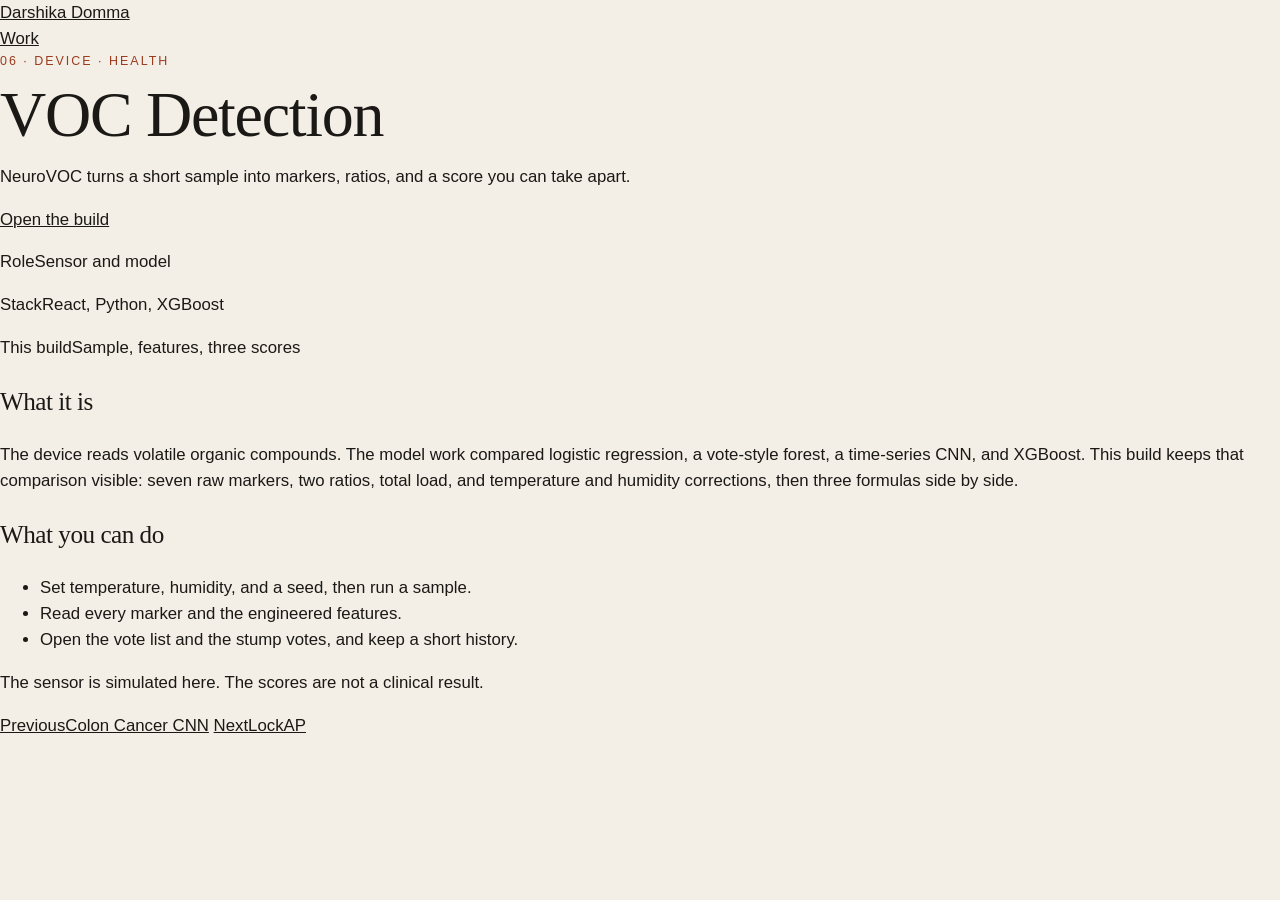
<file: work/voc.html>
<!DOCTYPE html>
<html lang="en">
<head>
  <meta charset="utf-8">
  <meta name="viewport" content="width=device-width, initial-scale=1">
  <title>VOC Detection — Darshika Domma</title>
  <link rel="preconnect" href="https://fonts.googleapis.com">
  <link rel="preconnect" href="https://fonts.gstatic.com" crossorigin>
  <link href="https://fonts.googleapis.com/css2?family=Figtree:wght@400;500;600&family=Fraunces:opsz,wght@9..144,500&display=swap" rel="stylesheet">
  <link rel="stylesheet" href="../styles.css">
</head>
<body class="doc">
  <header class="bar">
    <a class="logo" href="../index.html">Darshika Domma</a>
    <nav class="trail" aria-label="Page"><a href="../index.html#work">Work</a></nav>
  </header>
  <main>
    <p class="kicker">06 · Device · Health</p>
    <h1>VOC Detection</h1>
    <p class="deck">NeuroVOC turns a short sample into markers, ratios, and a score you can take apart.</p>
    <a class="build" href="../projects/voc/index.html">Open the build</a>
    <div class="facts">
      <p><span>Role</span>Sensor and model</p>
      <p><span>Stack</span>React, Python, XGBoost</p>
      <p><span>This build</span>Sample, features, three scores</p>
    </div>
    <h2>What it is</h2>
    <p>The device reads volatile organic compounds. The model work compared logistic regression, a vote-style forest, a time-series CNN, and XGBoost. This build keeps that comparison visible: seven raw markers, two ratios, total load, and temperature and humidity corrections, then three formulas side by side.</p>
    <h2>What you can do</h2>
    <ul>
      <li>Set temperature, humidity, and a seed, then run a sample.</li>
      <li>Read every marker and the engineered features.</li>
      <li>Open the vote list and the stump votes, and keep a short history.</li>
    </ul>
    <p>The sensor is simulated here. The scores are not a clinical result.</p>
    <nav class="pager" aria-label="Projects">
      <a href="colon.html"><span>Previous</span>Colon Cancer CNN</a>
      <a href="lockap.html"><span>Next</span>LockAP</a>
    </nav>
  </main>
</body>
</html>
</file>
<file: styles.css>
:root {
  --bg: #f3efe6;
  --bg-2: #e7e0d2;
  --ink: #1b1916;
  --muted: #5e584e;
  --rust: #9c3b1e;
  --line: rgba(27, 25, 22, 0.16);
  --serif: "Instrument Serif", Georgia, serif;
  --sans: "Instrument Sans", "Segoe UI", sans-serif;
  --max: 1120px;
}

*,
*::before,
*::after {
  box-sizing: border-box;
}

html {
  scroll-behavior: smooth;
}

body {
  margin: 0;
  background: var(--bg);
  color: var(--ink);
  font-family: var(--sans);
  font-size: 1.05rem;
  line-height: 1.55;
}

img {
  max-width: 100%;
  display: block;
}

a {
  color: inherit;
}

.skip {
  position: absolute;
  left: 1rem;
  top: -4rem;
  background: var(--ink);
  color: var(--bg);
  padding: 0.5rem 0.8rem;
  z-index: 10;
}

.skip:focus {
  top: 1rem;
}

.site-header {
  position: sticky;
  top: 0;
  z-index: 5;
  display: flex;
  justify-content: space-between;
  align-items: center;
  gap: 1rem;
  padding: 0.9rem 6vw;
  background: rgba(243, 239, 230, 0.92);
  border-bottom: 1px solid var(--line);
  backdrop-filter: blur(8px);
}

.wordmark {
  font-family: var(--serif);
  font-size: 1.35rem;
  text-decoration: none;
}

.site-nav {
  display: flex;
  gap: 1.25rem;
}

.site-nav a {
  text-decoration: none;
  font-size: 0.92rem;
  letter-spacing: 0.04em;
  text-transform: uppercase;
}

.site-nav a:hover,
.site-nav a:focus-visible {
  color: var(--rust);
}

.hero {
  display: grid;
  grid-template-columns: 1.4fr 0.8fr;
  gap: 3rem;
  max-width: var(--max);
  margin: 0 auto;
  padding: 4.5rem 6vw 3rem;
}

.kicker {
  margin: 0 0 0.8rem;
  font-size: 0.78rem;
  letter-spacing: 0.16em;
  text-transform: uppercase;
  color: var(--rust);
}

h1,
h2,
h3 {
  font-family: var(--serif);
  font-weight: 400;
  letter-spacing: -0.02em;
}

h1 {
  margin: 0 0 1rem;
  font-size: clamp(2.6rem, 5vw, 4.6rem);
  line-height: 0.98;
}

.lede {
  max-width: 38rem;
  margin: 0;
  color: var(--muted);
  font-size: 1.15rem;
}

.face {
  width: 148px;
  height: 148px;
  margin: 0 0 1rem;
  border-radius: 50%;
  object-fit: cover;
  object-position: center;
  display: block;
  box-shadow: 0 10px 28px rgba(40, 24, 16, 0.14);
}

.contents {
  list-style: none;
  margin: 0;
  padding: 0.4rem 0 0;
  border-top: 1px solid var(--line);
}

.contents a {
  display: flex;
  gap: 0.8rem;
  padding: 0.72rem 0;
  border-bottom: 1px solid var(--line);
  text-decoration: none;
}

.contents a span {
  font-variant-numeric: tabular-nums;
  color: var(--rust);
  min-width: 1.6rem;
}

.contents a:hover,
.contents a:focus-visible {
  padding-left: 0.35rem;
}

.work {
  max-width: var(--max);
  margin: 0 auto;
  padding: 1rem 6vw 4rem;
}

.work-bar {
  display: flex;
  justify-content: space-between;
  align-items: flex-end;
  gap: 1rem;
  flex-wrap: wrap;
  margin-bottom: 0.5rem;
}

.work-bar h2 {
  margin: 0;
  font-size: 2rem;
}

.filters {
  display: flex;
  flex-wrap: wrap;
  gap: 0.4rem;
}

.filters button {
  border: 1px solid var(--line);
  background: transparent;
  color: var(--ink);
  font: inherit;
  font-size: 0.88rem;
  padding: 0.35rem 0.7rem;
  cursor: pointer;
}

.filters button.is-active,
.filters button:hover,
.filters button:focus-visible {
  background: var(--ink);
  color: var(--bg);
  border-color: var(--ink);
}

.case {
  display: grid;
  grid-template-columns: 5.5rem 1fr;
  gap: 1.5rem;
  padding: 2.4rem 0;
  border-top: 1px solid var(--line);
}

.case[hidden] {
  display: none;
}

.num {
  margin: 0;
  font-family: var(--serif);
  font-size: 2rem;
  line-height: 1;
  color: var(--rust);
}

.domain {
  margin: 0.35rem 0 0;
  font-size: 0.75rem;
  letter-spacing: 0.14em;
  text-transform: uppercase;
  color: var(--muted);
}

.case h3 {
  margin: 0 0 0.6rem;
  font-size: clamp(1.8rem, 3vw, 2.5rem);
}

.summary {
  margin: 0 0 1rem;
  max-width: 42rem;
}

.case ul {
  margin: 0 0 1.1rem;
  padding-left: 1.1rem;
  color: var(--muted);
}

.case li + li {
  margin-top: 0.35rem;
}

.stack {
  display: flex;
  flex-wrap: wrap;
  gap: 0.4rem;
  margin: 0;
}

.stack span {
  border: 1px solid var(--line);
  padding: 0.15rem 0.5rem;
  font-size: 0.78rem;
  letter-spacing: 0.04em;
  text-transform: uppercase;
}

.mark-fig {
  margin: 0;
  color: var(--ink);
}

.mark-fig svg {
  width: 100%;
  height: auto;
  background: var(--bg-2);
}

.work-photo {
  display: block;
  width: min(100%, 640px);
  height: auto;
  margin-top: 1rem;
}

.mark-fig figcaption {
  margin-top: 0.4rem;
  font-size: 0.75rem;
  letter-spacing: 0.08em;
  text-transform: uppercase;
  color: var(--muted);
}

.empty {
  padding: 2rem 0;
  color: var(--muted);
}

.portrait {
  margin: 0;
}

.portrait img {
  width: 100%;
  height: auto;
  filter: grayscale(0.35) contrast(1.05);
  background: var(--bg-2);
}

.site-footer {
  display: flex;
  justify-content: space-between;
  gap: 1rem;
  padding: 1.2rem 6vw 2rem;
  border-top: 1px solid var(--line);
  font-size: 0.92rem;
}

.site-footer a {
  color: var(--rust);
}

code {
  font-family: "Cascadia Mono", Consolas, monospace;
  font-size: 0.92em;
}

:focus-visible {
  outline: 2px solid var(--rust);
  outline-offset: 3px;
}

@media (max-width: 800px) {
  .hero,
  .case {
    grid-template-columns: 1fr;
  }

  .hero {
    padding-top: 2.5rem;
    gap: 2rem;
  }

  .mark-fig {
    max-width: 9rem;
  }

  .case-meta {
    display: flex;
    align-items: baseline;
    gap: 0.8rem;
  }

  .domain {
    margin: 0;
  }
}

@media (prefers-reduced-motion: reduce) {
  html {
    scroll-behavior: auto;
  }
}
</file>
<file: projects/base.css>
* { box-sizing: border-box; }

html { scroll-behavior: smooth; }

body { margin: 0; }

button, input, select, textarea { font: inherit; color: inherit; }

button { cursor: pointer; }

button:disabled { opacity: 0.4; cursor: default; }

label { display: block; margin-top: 0.75rem; }

input, select, textarea {
  width: 100%;
  margin-top: 0.3rem;
  padding: 0.5rem 0.55rem;
}

textarea { min-height: 6rem; resize: vertical; }

table { width: 100%; border-collapse: collapse; }

th, td { text-align: left; padding: 0.45rem 0.3rem; vertical-align: top; }

.grid-2 { display: grid; grid-template-columns: 1fr 1fr; gap: 0.7rem 1rem; }

.row { display: flex; flex-wrap: wrap; gap: 0.5rem; align-items: end; }

.row input, .row select, .row textarea { width: auto; flex: 1; min-width: 8rem; margin-top: 0; }

.row button { margin-top: 0; }

.actions { display: flex; flex-wrap: wrap; gap: 0.45rem; }

canvas.block, .maps canvas { width: 100%; height: auto; }

.maps { display: grid; grid-template-columns: repeat(auto-fit, minmax(140px, 1fr)); gap: 0.6rem; }

a:focus-visible, button:focus-visible, input:focus-visible, select:focus-visible, textarea:focus-visible {
  outline: 2px solid currentColor;
  outline-offset: 2px;
}

@media (max-width: 700px) {
  .grid-2 { grid-template-columns: 1fr; }
}

@media (prefers-reduced-motion: reduce) {
  html { scroll-behavior: auto; }
}
</file>
<file: projects/aed/site.css>
body {
  min-height: 100vh;
  display: grid;
  place-items: center;
  padding: 1.5rem 1rem 2rem;
  background:
    radial-gradient(circle at 50% 0%, #3a414a, transparent 42%),
    #121418;
  color: #d5dbe2;
  font-family: "IBM Plex Sans", "Segoe UI", sans-serif;
}

.unit {
  width: min(440px, 100%);
  background: linear-gradient(180deg, #4a515a 0%, #23282e 18%, #1a1e23 100%);
  border-radius: 42px;
  padding: 1.35rem 1.15rem 1rem;
  box-shadow:
    0 28px 50px rgba(0, 0, 0, 0.45),
    inset 0 1px 0 rgba(255, 255, 255, 0.28);
}

.model {
  margin: 0 0 0.7rem;
  text-align: center;
  letter-spacing: 0.22em;
  text-transform: uppercase;
  font-size: 0.72rem;
  color: #9aa3ad;
}

.stats {
  display: grid;
  grid-template-columns: 1fr 1fr;
  gap: 0.55rem 0.8rem;
  background: #06140c;
  color: #b6ff9a;
  font-family: "Share Tech Mono", ui-monospace, monospace;
  padding: 0.9rem 0.95rem 1rem;
  border-radius: 12px;
  border: 4px solid #0b0d10;
  box-shadow: inset 0 0 24px rgba(0, 0, 0, 0.45);
}

.stat span {
  display: block;
  color: #6ea86a;
  font-size: 0.72rem;
  letter-spacing: 0.08em;
  text-transform: uppercase;
}

.stat b { display: block; margin-top: 0.15rem; font-size: 1.55rem; font-weight: 400; }

.card {
  background: transparent;
  border: 0;
  padding: 0.85rem 0.15rem 0.2rem;
  color: #e6eaee;
}

.card h2 { margin: 0 0 0.3rem; font-size: 0.78rem; letter-spacing: 0.14em; text-transform: uppercase; color: #9aa3ad; }

.note, .fine { color: #aeb6bf; font-size: 0.88rem; }

label { font-size: 0.82rem; color: #c5ccd3; }

input, select, textarea {
  background: #0e1114;
  border: 1px solid #000;
  color: #e6eaee;
  border-radius: 8px;
}

.actions { margin-top: 0.35rem; }

button, .btn {
  margin-top: 0.45rem;
  min-height: 2.7rem;
  padding: 0.45rem 0.7rem;
  background: linear-gradient(#2c3238, #15181c);
  color: #f3f5f7;
  border: 1px solid #050607;
  border-radius: 10px;
  box-shadow: inset 0 1px 0 rgba(255, 255, 255, 0.16);
}

.tabs {
  display: grid;
  grid-template-columns: repeat(3, 1fr);
  gap: 0.4rem;
  margin-top: 0.8rem;
}

.tabs button { margin: 0; background: #2a3036; }

.tabs button.on {
  background: #d6f25c;
  color: #15200a;
  font-weight: 600;
}

pre {
  white-space: pre-wrap;
  font-family: "Share Tech Mono", ui-monospace, monospace;
  color: #b6ff9a;
  background: #06140c;
  padding: 0.8rem;
  border-radius: 10px;
}

.links { display: flex; justify-content: center; gap: 1rem; margin: 0.8rem 0 0; font-size: 0.82rem; }

.links a { color: #b7c0c8; }
</file>
<file: projects/defense/site.css>
:root {
  --blush: #f7eef3;
  --rose: #e7b4c4;
  --rose-deep: #c45d78;
  --mauve: #d9a3b4;
  --ink: #6a4d5a;
  --muted: #b094a0;
  --line: #f3e4ea;
  --card: #fff;
  --soft: #f8e7ee;
  --red: #ff1c1c;
}

body {
  min-height: 100vh;
  margin: 0;
  display: flex;
  flex-direction: column;
  align-items: center;
  justify-content: center;
  gap: 0.7rem;
  padding: 1.4rem 0.8rem 1.2rem;
  background: var(--blush);
  font-family: Outfit, "Segoe UI", sans-serif;
  color: var(--ink);
}

.phone {
  width: min(390px, 100%);
  height: 844px;
  background: #161616;
  border-radius: 46px;
  padding: 12px;
  box-shadow: 0 30px 70px rgba(80, 40, 55, 0.18);
  position: relative;
}

.notch {
  position: absolute;
  top: 12px;
  left: 50%;
  transform: translateX(-50%);
  width: 126px;
  height: 28px;
  background: #161616;
  border-radius: 0 0 18px 18px;
  z-index: 4;
}

.shell {
  height: 100%;
  background: #fff;
  border-radius: 36px;
  display: flex;
  flex-direction: column;
  overflow: hidden;
  position: relative;
}

.brand {
  text-align: center;
  padding: 22px 0 0;
  color: #efc0cc;
  flex: none;
}

.brand svg {
  width: 18px;
  height: 12px;
  display: block;
  margin: 0 auto 1px;
  fill: #efc0cc;
}

.brand span {
  font-family: "Cormorant Garamond", Georgia, serif;
  letter-spacing: 0.46em;
  font-size: 15px;
  font-weight: 600;
  padding-left: 0.46em;
}

.screen {
  flex: 1;
  overflow: auto;
  padding: 4px 16px 12px;
}

.shell svg { width: 20px; height: 20px; flex: none; }

.screen h1, .screen h2, .screen p { margin: 0; }

.tabs {
  flex: none;
  display: grid;
  grid-template-columns: repeat(5, 1fr);
  gap: 2px;
  padding: 6px 6px 10px;
  background: #fff;
  border-top: 1px solid #f6eef2;
}

.tabs button {
  margin: 0;
  border: 0;
  background: transparent;
  color: #c9b3bd;
  border-radius: 16px;
  padding: 7px 0 6px;
  display: flex;
  flex-direction: column;
  align-items: center;
  gap: 3px;
  font-size: 11px;
  font-weight: 500;
}

.tabs button svg { width: 22px; height: 22px; }

.tabs button.on {
  background: #fde8ef;
  color: #e07a98;
}

.hero-title {
  text-align: center;
  color: #c45d78;
  font-size: 15px;
  font-weight: 500;
  margin-top: 4px;
}

.hero-sub {
  text-align: center;
  color: #b7a0aa;
  font-size: 12.5px;
  margin: 2px 8px 10px;
}

.alert-card {
  background: linear-gradient(180deg, #e7b7c6 0%, #d39aab 100%);
  color: #fff;
  border-radius: 22px;
  text-align: center;
  padding: 14px 14px 12px;
}

.alert-card h2 {
  font-size: 18px;
  font-weight: 500;
  display: flex;
  justify-content: center;
  align-items: center;
  gap: 6px;
}
.alert-card h2 svg, .meta svg { width: 16px; height: 16px; }

.alert-card .hint { margin-top: 6px; font-size: 14px; color: rgba(255,255,255,.92); }

.hold {
  width: 96px;
  height: 96px;
  margin: 8px auto 6px;
  border: 0;
  border-radius: 50%;
  background: #fff;
  color: #e3b4c3;
  display: grid;
  place-items: center;
  box-shadow: inset 0 0 0 0 rgba(255,255,255,.4);
  transition: transform .15s ease, box-shadow .2s ease;
}

.hold svg { width: 28px; height: 28px; }

.hold.holding {
  transform: scale(.96);
  box-shadow: 0 0 0 10px rgba(255,255,255,.28);
}

.meta {
  font-size: 13px;
  color: rgba(255,255,255,.95);
  margin-top: 2px;
}

.meta span { display: flex; justify-content: center; align-items: center; gap: 6px; }

.call {
  display: flex;
  align-items: center;
  justify-content: center;
  gap: 8px;
  margin-top: 10px;
  background: var(--red);
  color: #fff;
  text-decoration: none;
  border-radius: 12px;
  padding: 12px 12px;
  font-weight: 600;
  font-size: 16px;
  letter-spacing: .01em;
}

.tiles {
  display: grid;
  grid-template-columns: 1fr 1fr;
  gap: 10px;
  margin-top: 12px;
}

.tile {
  background: #fff;
  border: 1px solid #f4e7ec;
  border-radius: 18px;
  box-shadow: 0 10px 24px rgba(176, 120, 140, .06);
  padding: 12px 8px 10px;
  text-align: center;
  color: inherit;
  width: 100%;
}

.tile b { display: block; margin-top: 8px; font-size: 14px; font-weight: 600; color: #6d5160; }
.tile small { display: block; margin-top: 2px; color: #b6a0aa; font-size: 12px; }

.badge {
  width: 48px;
  height: 48px;
  margin: 0 auto;
  border-radius: 16px;
  display: grid;
  place-items: center;
  background: #f6dbe4;
  color: #d07a96;
}

.badge.deep { background: #8d4d66; color: #fff; }
.badge svg, .row-icon svg, .tiny svg { width: 22px; height: 22px; }

.panel {
  background: #fff;
  border: 1px solid var(--line);
  border-radius: 18px;
  box-shadow: 0 8px 20px rgba(176, 120, 140, .05);
  padding: 14px;
  margin-bottom: 12px;
}

.soft {
  background: #f8e6ee;
  border: 0;
  color: #c45d78;
}

.soft h2 { font-size: 16px; display: flex; align-items: center; gap: 8px; }
.soft p, .lede { color: #b08998; font-size: 13px; margin-top: 6px; }

.map-head h2 { font-size: 16px; color: #4d3b44; font-weight: 600; }
.map-head p { color: #b08998; font-size: 13px; margin: 4px 0 10px; line-height: 1.35; }

.filters { display: flex; gap: 8px; margin-bottom: 12px; }
.filters button {
  border: 1px solid #f0e0e6;
  background: #fff;
  color: #8d7380;
  border-radius: 999px;
  padding: 7px 12px;
  font-size: 12px;
  margin: 0;
}
.filters button.on { background: #e7c3d0; border-color: #e7c3d0; color: #fff; }

.board {
  position: relative;
  height: 250px;
  border-radius: 16px;
  border: 1px solid #f3dbe3;
  background-color: #fdf7f9;
  background-image:
    linear-gradient(#f3d5de 1px, transparent 1px),
    linear-gradient(90deg, #f3d5de 1px, transparent 1px);
  background-size: 28px 28px;
  overflow: hidden;
}

.pin, .you {
  position: absolute;
  transform: translate(-50%, -50%);
}

.pin { width: 10px; height: 10px; border-radius: 50%; }
.pin.high { background: #ef3b3b; }
.pin.med { background: #f5a623; }
.pin.low { background: #e2c04a; }
.pin.amber {
  width: 0; height: 0; border-radius: 0;
  border-left: 7px solid transparent;
  border-right: 7px solid transparent;
  border-bottom: 12px solid #f5a623;
  background: transparent;
}

.you {
  width: 54px;
  height: 54px;
  border-radius: 50%;
  background: rgba(91, 141, 239, .18);
  display: grid;
  place-items: center;
  color: #3b82f6;
}
.you svg { width: 22px; height: 22px; fill: #3b82f6; }

.legend { margin-top: 12px; }
.legend h3 { font-size: 14px; margin: 0 0 8px; color: #5c4650; font-weight: 600; }
.legend li {
  list-style: none;
  display: flex;
  align-items: center;
  gap: 8px;
  font-size: 13px;
  color: #6a5560;
  margin: 6px 0;
}
.legend ul { margin: 0; padding: 0; }
.swatch { width: 10px; height: 10px; border-radius: 50%; display: inline-block; }
.swatch.high { background: #ef3b3b; }
.swatch.med { background: #f5a623; }
.swatch.low { background: #e2c04a; }
.swatch.you { background: #3b82f6; clip-path: polygon(50% 0, 100% 100%, 0 100%); border-radius: 0; }
.swatch.amber {
  width: 0; height: 0; border-radius: 0;
  border-left: 6px solid transparent;
  border-right: 6px solid transparent;
  border-bottom: 10px solid #f5a623;
  background: none;
}

.route-card .top, .split {
  display: flex;
  justify-content: space-between;
  align-items: center;
  gap: 8px;
}
.route-card h2 { font-size: 16px; display: flex; align-items: center; gap: 6px; color: #6a4e5b; }
.safe-pill {
  background: #e7f8ee;
  color: #3aaa6a;
  border-radius: 999px;
  padding: 4px 8px;
  font-size: 12px;
  font-weight: 600;
}
.stat { display: flex; justify-content: space-between; margin-top: 10px; font-size: 14px; color: #6a5560; }
.stat b { font-weight: 600; }
.track { height: 6px; background: #f6e3ea; border-radius: 99px; margin-top: 14px; overflow: hidden; }
.track span { display: block; height: 100%; width: 33%; background: #e7b4c6; border-radius: 99px; }
.track.alt span { width: 18%; background: #d98aa4; }
.traveled { color: #c9b0ba; font-size: 12px; margin-top: 6px; }

.zoom {
  position: absolute;
  top: 10px;
  right: 10px;
  display: flex;
  flex-direction: column;
  background: #fff;
  border-radius: 12px;
  overflow: hidden;
  box-shadow: 0 4px 12px rgba(80,40,55,.08);
}
.zoom button {
  width: 28px; height: 26px; margin: 0; border: 0; background: #fff; color: #888; font-size: 16px;
}

.route-svg { width: 100%; height: 180px; display: block; }
.board.tall { height: 210px; }
.board.zoomed { background-size: 18px 18px; }
.board.zoomed .route-svg { transform: scale(1.15); transform-origin: 30% 70%; }

.float-legend {
  position: absolute;
  left: 10px;
  bottom: 10px;
  background: #fff;
  border-radius: 10px;
  padding: 8px 10px;
  font-size: 11px;
  color: #6a5560;
  box-shadow: 0 6px 16px rgba(80,40,55,.08);
}
.float-legend div { display: flex; align-items: center; gap: 6px; margin: 2px 0; }
.dot { width: 8px; height: 8px; border-radius: 50%; display: inline-block; }
.dot.blue { background: #3b82f6; }
.dot.pink { background: #e7b4c6; }
.dot.green { background: #22c55e; }

.banner {
  border-radius: 12px;
  padding: 12px 14px;
  margin: 8px 0;
  display: flex;
  align-items: center;
  gap: 8px;
  font-size: 14px;
}
.banner.ok { background: #e9f8ef; color: #3d8f62; }
.banner.warn { background: #fff6d8; color: #a88416; }

.actions { display: grid; grid-template-columns: 1fr 1fr; gap: 10px; margin: 8px 0 12px; }
.actions button, .wide {
  margin: 0;
  border-radius: 12px;
  padding: 12px 10px;
  font-weight: 600;
  font-size: 14px;
}
.fill { background: #e7b7c6; color: #fff; border: 0; }
.line { background: #fff; color: #c45d78; border: 1.5px solid #f0d0db; }

.feature { background: #f8e6ee; }
.feature h2 { color: #c45d78; font-size: 16px; }
.feature ul { margin: 8px 0 0; padding-left: 18px; color: #b08998; font-size: 13px; }
.feature li { margin: 4px 0; }

.clock {
  width: 72px; height: 72px; margin: 8px auto 10px;
  border-radius: 50%;
  background: #fde8ef;
  color: #e7b4c6;
  display: grid; place-items: center;
}
.clock svg { width: 34px; height: 34px; }
.center { text-align: center; }
.center h2 { font-size: 16px; color: #6a4e5b; }
.center p { color: #c9b0ba; font-size: 13px; margin-top: 4px; }
.wide { display: block; width: 100%; background: #e7b4c6; color: #fff; border: 0; margin-top: 14px; }
.wide.stop { background: #fff; color: #c45d78; border: 1.5px solid #f0d0db; }

.field {
  background: #f8e6ee;
  border-radius: 16px;
  padding: 10px 12px;
  display: flex;
  gap: 10px;
  align-items: center;
  margin-top: 8px;
  color: #e7b4c6;
}
.field input {
  border: 0;
  background: transparent;
  margin: 0;
  padding: 0;
  width: 100%;
  color: #6a4e5b;
}
.field input::placeholder { color: #d7b4c2; }
.field small { display: block; color: #d7b4c2; font-size: 12px; }

.contact {
  background: #f8e6ee;
  border-radius: 14px;
  padding: 12px;
  display: flex;
  align-items: center;
  justify-content: space-between;
  margin-top: 8px;
  gap: 8px;
}
.contact .who { display: flex; align-items: center; gap: 10px; color: #6a4e5b; font-weight: 600; }
.contact .who span:last-child { display: flex; flex-direction: column; }
.avatar {
  width: 36px; height: 36px; border-radius: 50%;
  background: #f7d5e1; color: #e07a98;
  display: grid; place-items: center; flex: none;
}
.pill {
  border: 0;
  background: #fff;
  color: #c9a0b0;
  border-radius: 999px;
  padding: 6px 10px;
  font-size: 12px;
  margin: 0;
}
.trash {
  border: 0; background: transparent; color: #ef5b6a; margin: 0; padding: 4px;
}
.section-label {
  display: flex; justify-content: space-between; align-items: center;
  margin: 14px 2px 8px; color: #8a6c78; font-weight: 600; font-size: 14px;
}
.add {
  border: 0; background: #f3d5e0; color: #c45d78; border-radius: 999px;
  padding: 6px 10px; margin: 0; font-size: 13px; font-weight: 600;
}
.toggle-row {
  display: flex; align-items: center; gap: 10px;
}
.toggle-row .badge { width: 42px; height: 42px; border-radius: 12px; }
.switch {
  margin-left: auto;
  width: 46px; height: 26px; border-radius: 99px;
  border: 0; background: #f0d5de; position: relative; padding: 0;
}
.switch i {
  position: absolute; top: 3px; left: 3px;
  width: 20px; height: 20px; border-radius: 50%; background: #fff;
  transition: left .15s ease;
}
.switch.on { background: #e7b4c6; }
.switch.on i { left: 23px; }
.about { background: #f6e4eb; }
.about h2 { color: #c45d78; font-size: 16px; }
.about p { color: #b08998; font-size: 13px; margin-top: 8px; line-height: 1.45; }
.version { color: #d7b4c2; font-size: 12px; margin-top: 10px; }
.add-form { display: grid; gap: 8px; margin-bottom: 8px; }
.add-form input {
  background: #f8e6ee; border: 0; border-radius: 12px; margin: 0; color: #6a4e5b;
}
.note { color: #b08998; font-size: 13px; margin-top: 8px; }
.scan textarea {
  min-height: 7rem;
  background: #f8e6ee;
  border: 0;
  border-radius: 14px;
  margin-top: 8px;
  color: #6a4e5b;
}

.fine, .links { color: #9a7f8b; font-size: .78rem; margin: 0; text-align: center; }
.links { display: flex; gap: 1rem; }
.links a { color: #7a5c6a; }

.phone.dark .shell, .phone.dark .tabs { background: #1b1418; color: #f6e7ee; }
.phone.dark .brand, .phone.dark .brand svg { color: #e7b4c6; fill: #e7b4c6; }
.phone.dark .panel, .phone.dark .tile, .phone.dark .alert-card { }
.phone.dark .tile, .phone.dark .panel, .phone.dark .legend, .phone.dark .route-card { background: #261c22; border-color: #3a2a32; }
.phone.dark .hero-title, .phone.dark .tile b, .phone.dark .map-head h2, .phone.dark .stat, .phone.dark .center h2 { color: #f6e7ee; }
.phone.dark .tabs button.on { background: #3a2430; }
.phone.dark .field, .phone.dark .contact, .phone.dark .soft, .phone.dark .feature, .phone.dark .about { background: #3a2430; }

@media (max-width: 520px) {
  body { background: #161616; padding: 0; }
  .phone { width: 100%; height: 100vh; border-radius: 0; padding: 0; }
  .notch { top: 0; }
  .shell { border-radius: 0; }
  .links, .fine { display: none; }
}
</file>
<file: projects/finance/site.css>
body {
  margin: 0;
  background: #e7edf3;
  color: #102033;
  font-family: "Source Sans 3", "Segoe UI", sans-serif;
}

.shell {
  display: grid;
  grid-template-columns: 230px minmax(0, 1fr);
  min-height: 100vh;
}

aside {
  background: #0c1c30;
  color: #d5e3f0;
  padding: 1.5rem 1rem 1.2rem;
  display: flex;
  flex-direction: column;
}

.kicker {
  margin: 0;
  font-size: 0.72rem;
  letter-spacing: 0.16em;
  text-transform: uppercase;
  color: #8eabc4;
}

aside strong { font-size: 1.6rem; font-weight: 700; }

.tabs { display: flex; flex-direction: column; gap: 0.2rem; margin: 1.4rem 0; }

.tabs button {
  text-align: left;
  background: transparent;
  color: #d5e3f0;
  border: 0;
  border-radius: 8px;
  padding: 0.55rem 0.7rem;
  margin: 0;
}

.tabs button.on { background: #1d4f91; color: white; }

aside .note { color: #9eb4c8; font-size: 0.86rem; margin-top: auto; }

.links { display: flex; gap: 0.8rem; font-size: 0.88rem; }

.links a { color: #d5e3f0; }

main { padding: 1.5rem 1.4rem 3rem; }

.stats {
  display: grid;
  grid-template-columns: repeat(4, minmax(0, 1fr));
  gap: 0.7rem;
}

.stat {
  background: white;
  border-radius: 14px;
  padding: 0.9rem 1rem;
}

.stat span {
  display: block;
  color: #5d7084;
  font-size: 0.75rem;
  letter-spacing: 0.06em;
  text-transform: uppercase;
}

.stat b {
  display: block;
  margin-top: 0.25rem;
  font-size: 1.55rem;
  font-variant-numeric: tabular-nums;
}

.card {
  background: white;
  border-radius: 16px;
  padding: 1rem 1.1rem 1.15rem;
  margin-top: 0.8rem;
}

h2 { margin: 0 0 0.4rem; font-size: 1.05rem; }

main .note { color: #5d7084; }

button, .btn {
  margin-top: 0.8rem;
  background: #0c1c30;
  color: white;
  border: 0;
  border-radius: 8px;
  padding: 0.5rem 0.75rem;
}

button.ghost, button.small {
  background: white;
  color: #0c1c30;
  border: 1px solid #c5d0db;
}

button.small { margin: 0; padding: 0.2rem 0.45rem; border-radius: 6px; }

input, select, textarea {
  background: #f8fafc;
  border: 1px solid #d3dde6;
  border-radius: 8px;
  color: #102033;
}

th { color: #5d7084; font-size: 0.75rem; letter-spacing: 0.05em; text-transform: uppercase; }

td { border-bottom: 1px solid #e6edf3; }

.pass { color: #0f7a45; }

.fail { color: #b42318; }

@media (max-width: 900px) {
  .shell { grid-template-columns: 1fr; }
  .tabs { flex-direction: row; flex-wrap: wrap; }
  aside .note { margin-top: 0.8rem; }
  .stats { grid-template-columns: 1fr 1fr; }
}
</file>
<file: projects/lockap/site.css>
body {
  margin: 0;
  background: #f3ecdf;
  color: #24190f;
  font-family: Nunito, "Segoe UI", sans-serif;
}

.band {
  background: #3c2a78;
  color: #f7f3ea;
  padding: 2.4rem 1.25rem 1.3rem;
}

.band .kicker {
  margin: 0;
  letter-spacing: 0.16em;
  text-transform: uppercase;
  font-size: 0.75rem;
  color: #d7c9ff;
}

.band h1 {
  margin: 0.15rem 0 0.3rem;
  font-family: Fraunces, Palatino, serif;
  font-weight: 500;
  font-size: clamp(3.2rem, 8vw, 5.2rem);
  letter-spacing: -0.04em;
  line-height: 0.9;
}

.band p { max-width: 36rem; margin: 0.2rem 0 1rem; }

.tabs {
  display: flex;
  flex-wrap: wrap;
  gap: 0.35rem;
  max-width: 760px;
}

.tabs button {
  margin: 0;
  background: transparent;
  color: #f7f3ea;
  border: 1px solid rgba(247, 243, 234, 0.35);
  border-radius: 999px;
  padding: 0.4rem 0.8rem;
}

.tabs button.on { background: #f3ecdf; color: #3c2a78; border-color: #f3ecdf; font-weight: 700; }

main { max-width: 760px; margin: 0 auto; padding: 1.2rem 1.1rem 3rem; }

.stats { display: grid; grid-template-columns: repeat(3, minmax(0, 1fr)); gap: 0.6rem; }

.stat, .card {
  background: white;
  border-radius: 18px;
  padding: 0.9rem 1rem;
}

.stat span { display: block; color: #7b6d5e; font-size: 0.78rem; }

.stat b { font-family: Fraunces, serif; font-size: 1.8rem; font-weight: 500; }

.card { margin-top: 0.75rem; }

#clock {
  margin: 0;
  font-family: Fraunces, serif;
  font-weight: 500;
  font-size: clamp(3.4rem, 10vw, 5rem);
  letter-spacing: -0.04em;
  line-height: 1;
}

h2 { margin: 0 0 0.4rem; }

.note { color: #6f6256; }

button, .btn {
  margin-top: 0.7rem;
  background: #3c2a78;
  color: white;
  border: 0;
  border-radius: 999px;
  padding: 0.55rem 0.9rem;
  font-weight: 700;
}

button.ghost, button.small {
  background: transparent;
  color: #3c2a78;
  border: 1px solid #d9cfc2;
}

#choices { display: grid; gap: 0.45rem; }

#choices button { width: 100%; text-align: left; margin: 0; border-radius: 12px; }

input, select, textarea {
  background: #fffdf8;
  border: 1px solid #e4d9cb;
  border-radius: 12px;
  color: #24190f;
}

th, td { border-bottom: 1px solid #efe6da; }

.pass { color: #0f7a45; }

.fail { color: #a33b16; }

.links { display: flex; gap: 1rem; }
.links a { color: #3c2a78; }

@media (max-width: 640px) {
  .stats { grid-template-columns: 1fr; }
}
</file>
<file: projects/voc/site.css>
body {
  min-height: 100vh;
  display: grid;
  place-items: center;
  padding: 1.4rem 1rem 2rem;
  background: #5e646a;
  color: #1b1e22;
  font-family: Barlow, "Segoe UI", sans-serif;
}

.panel {
  width: min(980px, 100%);
  background: linear-gradient(180deg, #eceeef, #c8ccd0);
  border-radius: 18px;
  padding: 1rem 1rem 0.8rem;
  box-shadow:
    0 22px 40px rgba(0, 0, 0, 0.35),
    inset 0 1px 0 #fff;
}

.panel-top {
  display: flex;
  justify-content: space-between;
  gap: 1rem;
  align-items: end;
  flex-wrap: wrap;
}

.kicker {
  margin: 0;
  font-family: "Share Tech Mono", monospace;
  letter-spacing: 0.18em;
  font-size: 0.75rem;
  color: #5c5348;
}

.panel-top strong { font-size: 1.4rem; }

.tabs { display: flex; gap: 0.35rem; flex-wrap: wrap; }

.tabs button {
  margin: 0;
  background: #2c3136;
  color: #f4f1ea;
  border: 0;
  border-radius: 6px;
  padding: 0.45rem 0.7rem;
}

.tabs button.on { background: #e39b12; color: #1a1408; font-weight: 600; }

.note { color: #3e444a; font-size: 0.92rem; }

.stats {
  display: grid;
  grid-template-columns: repeat(3, minmax(0, 1fr));
  gap: 0.55rem;
  margin-top: 0.4rem;
}

.stat {
  background: #1a140c;
  color: #ffb000;
  font-family: "Share Tech Mono", monospace;
  border-radius: 6px;
  padding: 0.7rem 0.75rem;
}

.stat span { display: block; color: #a8843d; font-size: 0.72rem; letter-spacing: 0.06em; text-transform: uppercase; }

.stat b { display: block; font-size: 2.1rem; font-weight: 400; }

.card {
  background: #f7f8f8;
  border-radius: 8px;
  padding: 0.9rem 1rem 1rem;
  margin-top: 0.7rem;
}

h2 { margin: 0 0 0.4rem; font-size: 1rem; }

button, .btn {
  margin-top: 0.75rem;
  background: #2c3136;
  color: #f7f8f8;
  border: 0;
  border-radius: 6px;
  padding: 0.5rem 0.75rem;
}

button.ghost, button.small {
  background: transparent;
  color: #1b1e22;
  border: 1px solid #8d949a;
}

button.small { margin: 0; padding: 0.2rem 0.4rem; }

input, select, textarea {
  background: white;
  border: 1px solid #b7bec4;
  border-radius: 4px;
  color: #1b1e22;
}

th, td { border-bottom: 1px solid #e1e4e6; }

.links { display: flex; gap: 1rem; font-size: 0.88rem; }

.links a { color: #2c3136; }

@media (max-width: 700px) {
  .stats { grid-template-columns: 1fr; }
}
</file>
